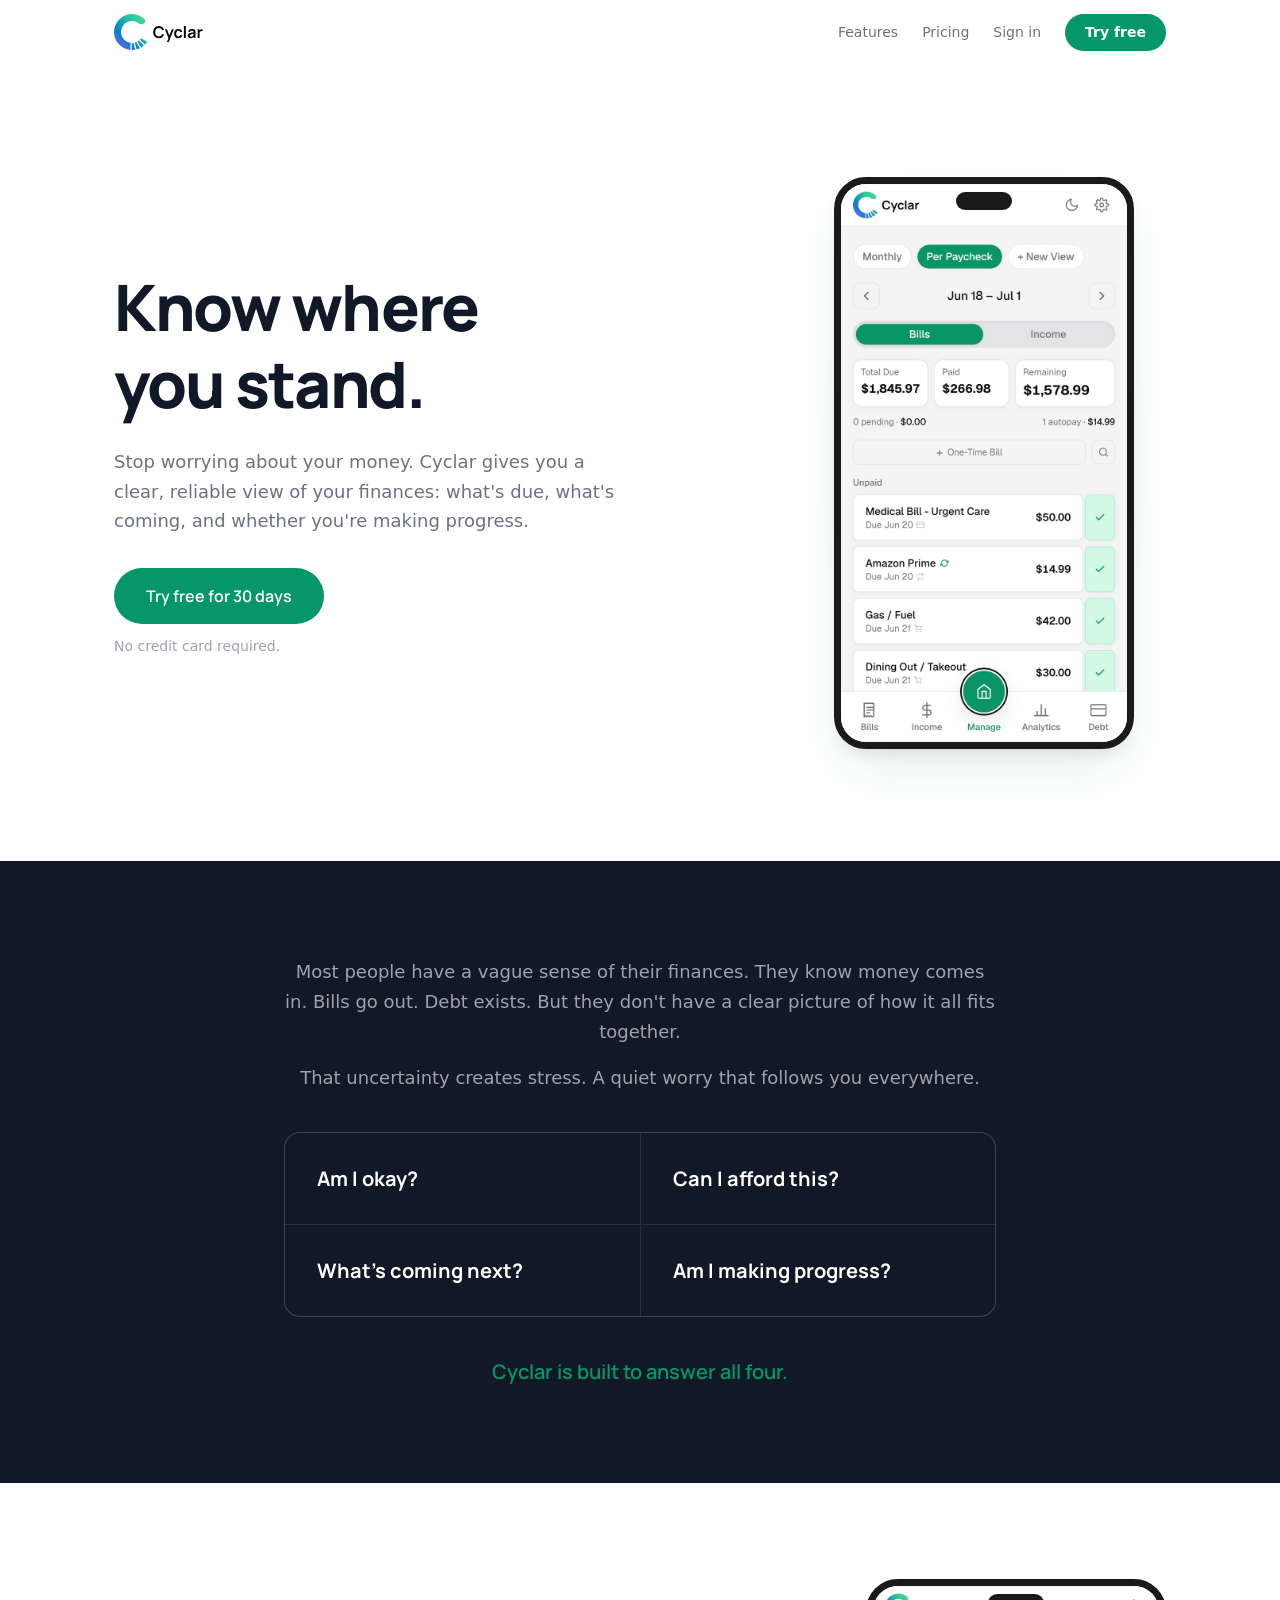
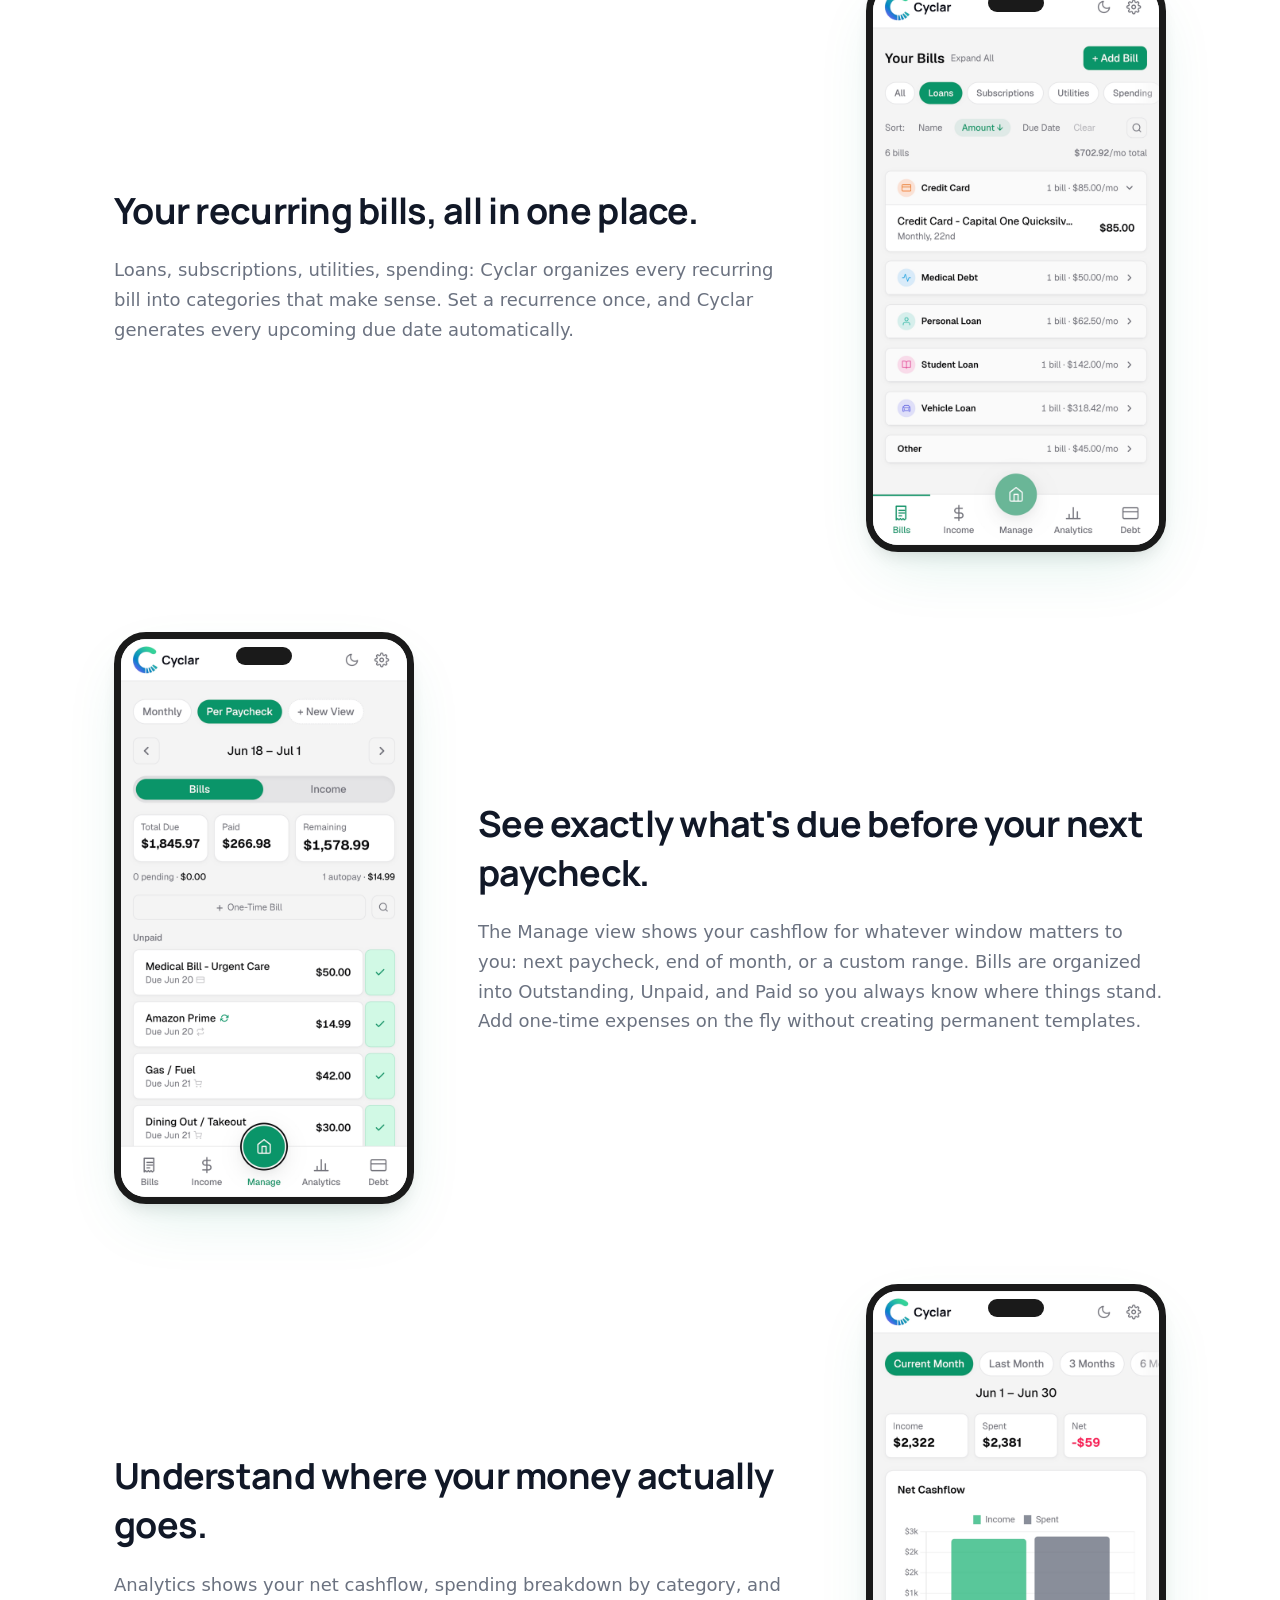
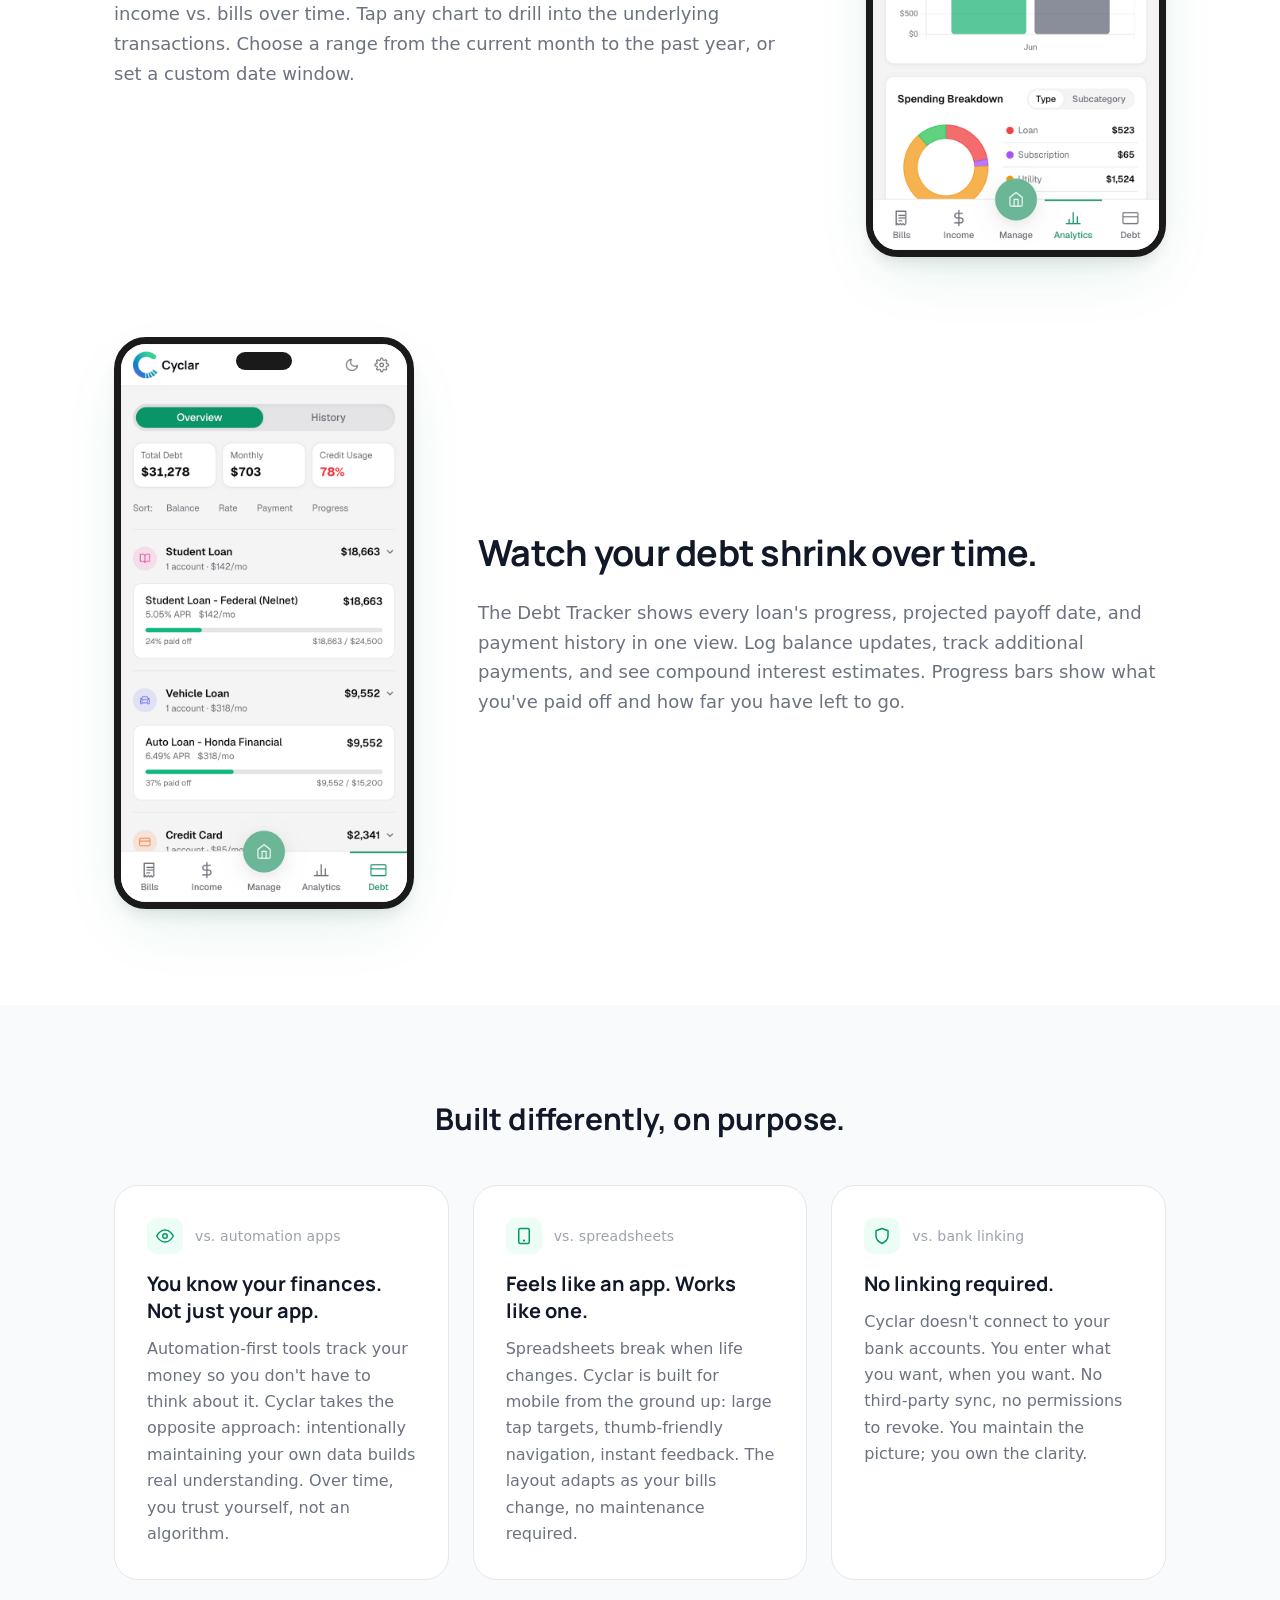
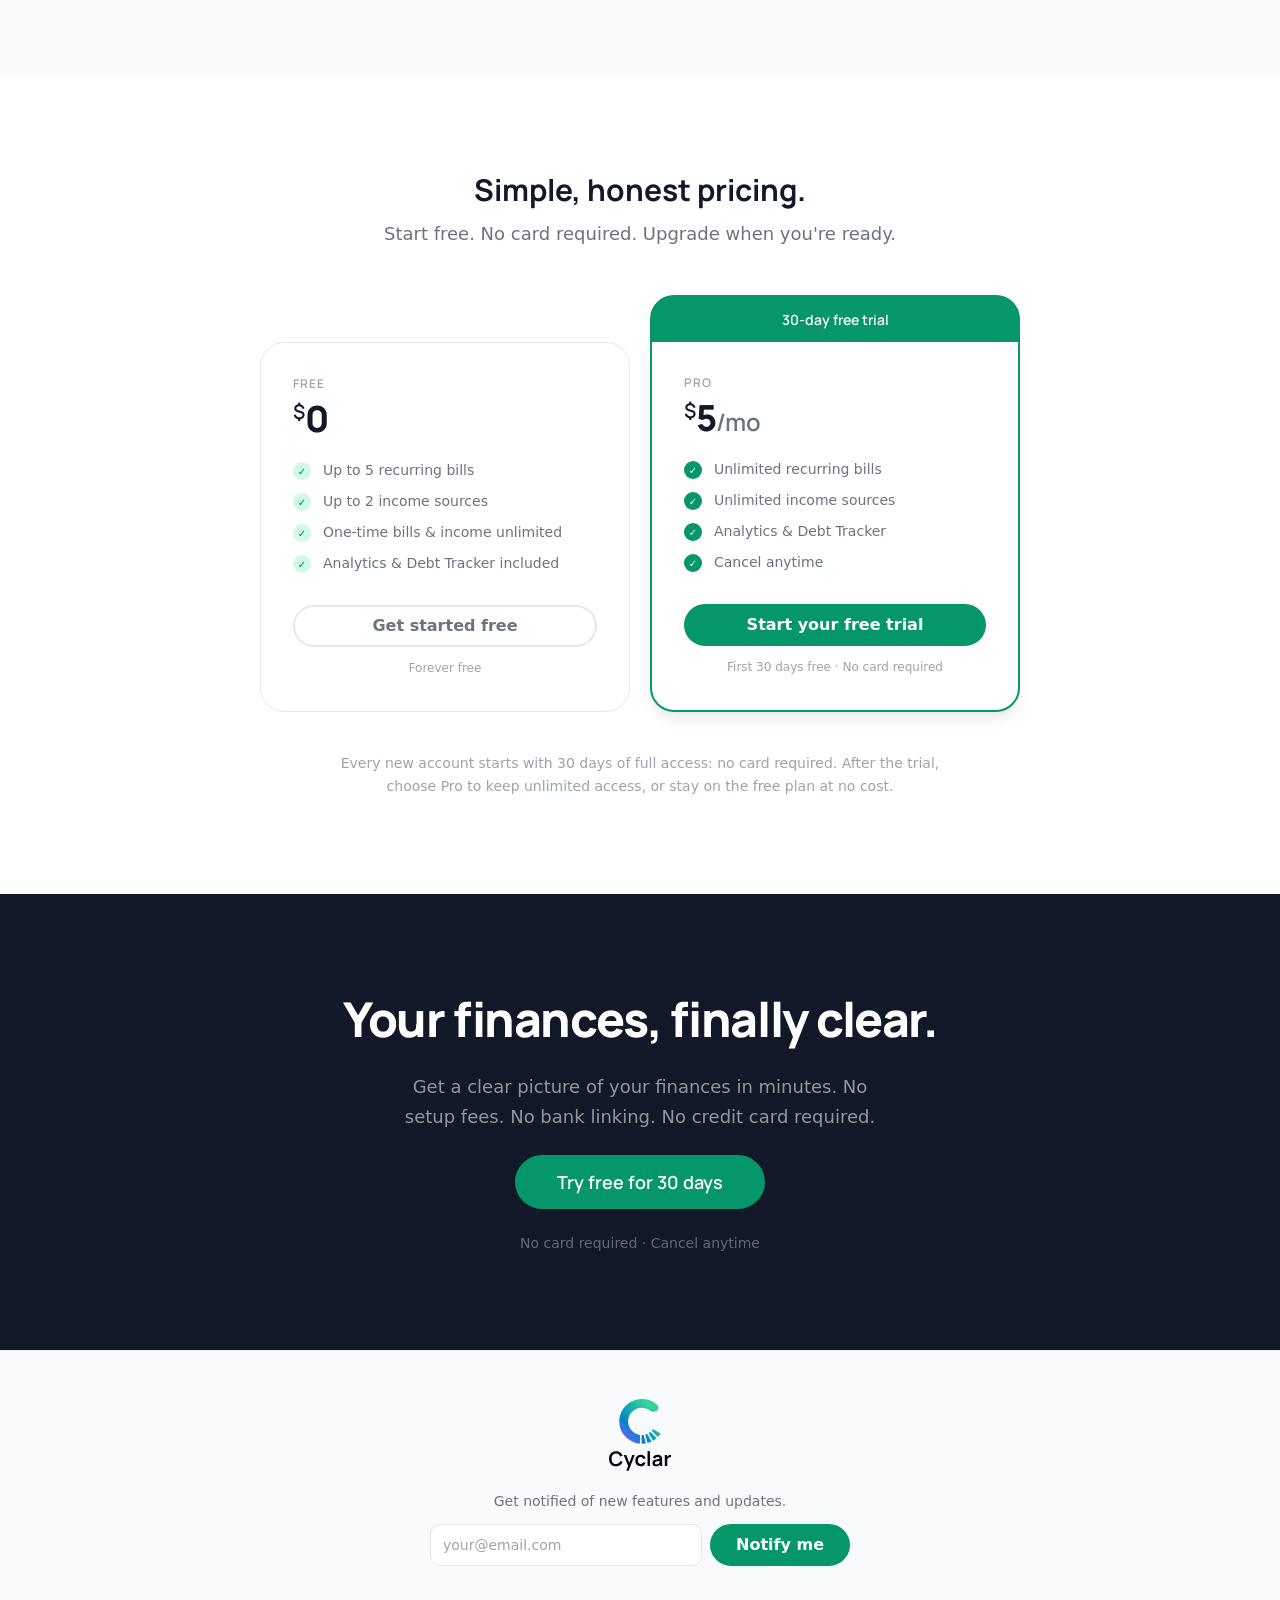
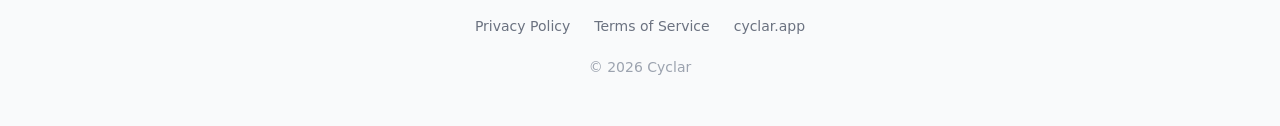
<file: index.html>
<!DOCTYPE html>
<html lang="en">
<head>
  <meta charset="UTF-8" />
  <!-- Google tag (gtag.js) -->
  <script async src="https://www.googletagmanager.com/gtag/js?id=G-94C57NDFVC"></script>
  <script>
    window.dataLayer = window.dataLayer || [];
    function gtag(){dataLayer.push(arguments);}
    gtag('js', new Date());
    gtag('config', 'G-94C57NDFVC');
  </script>
  <meta name="viewport" content="width=device-width, initial-scale=1.0" />
  <title>Cyclar — Know where you stand.</title>
  <link rel="icon" href="./assets/images/icons/favicon.svg" type="image/svg+xml">
  <link rel="apple-touch-icon" href="./assets/images/icons/apple-touch-icon.png">
  <meta name="description" content="Cyclar gives you a clear, reliable view of your finances: what's due, what's coming, and whether you're making progress.">
  <meta property="og:title" content="Cyclar — Know where you stand.">
  <meta property="og:description" content="A clear, reliable view of your financial life. Replace uncertainty with confidence.">
  <meta property="og:image" content="./assets/images/icons/opengraph.png">
  <meta property="og:type" content="website">
  <link rel="preconnect" href="https://fonts.googleapis.com">
  <link rel="preconnect" href="https://fonts.gstatic.com" crossorigin>
  <link href="https://fonts.googleapis.com/css2?family=Manrope:wght@400;500;600;700;800&display=swap" rel="stylesheet">
  <link rel="stylesheet" href="./assets/css/tokens.css">
  <link rel="stylesheet" href="./assets/css/base.css">
  <link rel="stylesheet" href="./assets/css/nav.css">
  <link rel="stylesheet" href="./assets/css/footer.css">
  <link rel="stylesheet" href="./assets/css/index.css">
</head>
<body>

  <header class="site-nav" id="site-nav">
    <div class="nav-inner">
      <a href="/" class="nav-logo" aria-label="Cyclar home">
        <img src="./assets/images/logos/light-mode-horizontal.svg" alt="Cyclar" class="nav-logo-img">
      </a>
      <nav class="nav-links" aria-label="Site navigation">
        <a href="/#features">Features</a>
        <a href="/#pricing">Pricing</a>
        <a href="https://cyclar.app">Sign in</a>
        <a href="https://cyclar.app/signup" class="nav-cta">Try free</a>
      </nav>
    </div>
  </header>

  <main>
    <section class="hero" id="hero">
      <div class="hero-inner">

        <div class="hero-copy">
          <h1 class="hero-headline">Know where<br>you stand.</h1>
          <p class="hero-sub">Stop worrying about your money. Cyclar gives you a clear, reliable view of your finances: what's due, what's coming, and whether you're making progress.</p>
          <div class="hero-actions">
            <a href="https://cyclar.app/signup" class="hero-cta">Try free for 30 days</a>
            <span class="hero-trust">No credit card required.</span>
          </div>
        </div>

        <div class="hero-visual">
          <div class="hero-glow" aria-hidden="true"></div>
          <div class="hero-phone">
            <img
              src="./assets/images/screenshots/manage.png"
              alt="Cyclar app showing upcoming bills and cashflow overview"
              class="hero-screenshot"
            >
          </div>
        </div>

      </div>
    </section>

    <section class="problem">
      <div class="problem-inner">

        <div class="problem-setup">
          <p>Most people have a vague sense of their finances. They know money comes in. Bills go out. Debt exists. But they don't have a clear picture of how it all fits together.</p>
          <p>That uncertainty creates stress. A quiet worry that follows you everywhere.</p>
        </div>

        <div class="problem-questions" role="list">
          <div class="problem-q" role="listitem">Am I okay?</div>
          <div class="problem-q" role="listitem">Can I afford this?</div>
          <div class="problem-q" role="listitem">What's coming next?</div>
          <div class="problem-q" role="listitem">Am I making progress?</div>
        </div>

        <p class="problem-close">Cyclar is built to answer all four.</p>

      </div>
    </section>

    <section class="features" id="features">
      <div class="features-inner">

        <div class="feature-row">
          <div class="feature-copy">
            <h2 class="feature-headline">Your recurring bills, all in one place.</h2>
            <p class="feature-body">Loans, subscriptions, utilities, spending: Cyclar organizes every recurring bill into categories that make sense. Set a recurrence once, and Cyclar generates every upcoming due date automatically.</p>
          </div>
          <div class="feature-visual">
            <div class="feature-phone">
              <img
                src="./assets/images/screenshots/bills.png"
                alt="Cyclar bills screen showing recurring expenses organized by category"
                class="feature-screenshot"
              >
            </div>
          </div>
        </div>

        <div class="feature-row feature-row--flip">
          <div class="feature-copy">
            <h2 class="feature-headline">See exactly what's due before your next paycheck.</h2>
            <p class="feature-body">The Manage view shows your cashflow for whatever window matters to you: next paycheck, end of month, or a custom range. Bills are organized into Outstanding, Unpaid, and Paid so you always know where things stand. Add one-time expenses on the fly without creating permanent templates.</p>
          </div>
          <div class="feature-visual">
            <div class="feature-phone">
              <img
                src="./assets/images/screenshots/manage.png"
                alt="Cyclar Manage screen showing cashflow by period with bill statuses"
                class="feature-screenshot"
              >
            </div>
          </div>
        </div>

        <div class="feature-row">
          <div class="feature-copy">
            <h2 class="feature-headline">Understand where your money actually goes.</h2>
            <p class="feature-body">Analytics shows your net cashflow, spending breakdown by category, and income vs. bills over time. Tap any chart to drill into the underlying transactions. Choose a range from the current month to the past year, or set a custom date window.</p>
          </div>
          <div class="feature-visual">
            <div class="feature-phone">
              <img
                src="./assets/images/screenshots/analytics.png"
                alt="Cyclar analytics screen showing spending charts and net cashflow breakdown"
                class="feature-screenshot"
              >
            </div>
          </div>
        </div>

        <div class="feature-row feature-row--flip">
          <div class="feature-copy">
            <h2 class="feature-headline">Watch your debt shrink over time.</h2>
            <p class="feature-body">The Debt Tracker shows every loan's progress, projected payoff date, and payment history in one view. Log balance updates, track additional payments, and see compound interest estimates. Progress bars show what you've paid off and how far you have left to go.</p>
          </div>
          <div class="feature-visual">
            <div class="feature-phone">
              <img
                src="./assets/images/screenshots/debt-overview.png"
                alt="Cyclar debt tracker showing loan progress bars and projected payoff dates"
                class="feature-screenshot"
              >
            </div>
          </div>
        </div>

      </div>
    </section>

    <section class="differentiators">
      <div class="differentiators-inner">

        <div class="diff-header">
          <h2 class="diff-title">Built differently, on purpose.</h2>
        </div>

        <div class="diff-cards">

          <div class="diff-card">
            <div class="diff-card-meta">
              <span class="diff-card-icon">
                <svg width="18" height="18" viewBox="0 0 24 24" fill="none" stroke="currentColor" stroke-width="2" stroke-linecap="round" stroke-linejoin="round" aria-hidden="true">
                  <path d="M1 12s4-8 11-8 11 8 11 8-4 8-11 8-11-8-11-8z"/>
                  <circle cx="12" cy="12" r="3"/>
                </svg>
              </span>
              <span class="diff-card-eyebrow">vs. automation apps</span>
            </div>
            <h3 class="diff-card-headline">You know your finances. Not just your app.</h3>
            <p class="diff-card-body">Automation-first tools track your money so you don't have to think about it. Cyclar takes the opposite approach: intentionally maintaining your own data builds real understanding. Over time, you trust yourself, not an algorithm.</p>
          </div>

          <div class="diff-card">
            <div class="diff-card-meta">
              <span class="diff-card-icon">
                <svg width="18" height="18" viewBox="0 0 24 24" fill="none" stroke="currentColor" stroke-width="2" stroke-linecap="round" stroke-linejoin="round" aria-hidden="true">
                  <rect x="5" y="2" width="14" height="20" rx="2" ry="2"/>
                  <line x1="12" y1="18" x2="12.01" y2="18" stroke-width="3"/>
                </svg>
              </span>
              <span class="diff-card-eyebrow">vs. spreadsheets</span>
            </div>
            <h3 class="diff-card-headline">Feels like an app. Works like one.</h3>
            <p class="diff-card-body">Spreadsheets break when life changes. Cyclar is built for mobile from the ground up: large tap targets, thumb-friendly navigation, instant feedback. The layout adapts as your bills change, no maintenance required.</p>
          </div>

          <div class="diff-card">
            <div class="diff-card-meta">
              <span class="diff-card-icon">
                <svg width="18" height="18" viewBox="0 0 24 24" fill="none" stroke="currentColor" stroke-width="2" stroke-linecap="round" stroke-linejoin="round" aria-hidden="true">
                  <path d="M12 22s8-4 8-10V5l-8-3-8 3v7c0 6 8 10 8 10z"/>
                </svg>
              </span>
              <span class="diff-card-eyebrow">vs. bank linking</span>
            </div>
            <h3 class="diff-card-headline">No linking required.</h3>
            <p class="diff-card-body">Cyclar doesn't connect to your bank accounts. You enter what you want, when you want. No third-party sync, no permissions to revoke. You maintain the picture; you own the clarity.</p>
          </div>

        </div>

      </div>
    </section>

    <section class="pricing" id="pricing">
      <div class="pricing-inner">

        <div class="pricing-header">
          <h2 class="pricing-title">Simple, honest pricing.</h2>
          <p class="pricing-sub">Start free. No card required. Upgrade when you're ready.</p>
        </div>

        <div class="pricing-grid">

          <div class="pricing-grid-spacer" aria-hidden="true"></div>
          <div class="pricing-card-tab">30-day free trial</div>

          <div class="pricing-card">
            <div class="pricing-tier">Free</div>
            <div class="pricing-price"><sup>$</sup>0</div>
            <ul class="pricing-features">
              <li class="pricing-feature"><span class="pricing-check" aria-hidden="true">✓</span>Up to 5 recurring bills</li>
              <li class="pricing-feature"><span class="pricing-check" aria-hidden="true">✓</span>Up to 2 income sources</li>
              <li class="pricing-feature"><span class="pricing-check" aria-hidden="true">✓</span>One-time bills &amp; income unlimited</li>
              <li class="pricing-feature"><span class="pricing-check" aria-hidden="true">✓</span>Analytics &amp; Debt Tracker included</li>
            </ul>
            <a href="https://cyclar.app/signup" class="btn btn-outline btn-full">Get started free</a>
            <div class="pricing-price-sub">Forever free</div>
          </div>

          <div class="pricing-card pricing-card-featured">
            <div class="pricing-tier">Pro</div>
            <div class="pricing-price"><sup>$</sup>5<span class="pricing-price-unit">/mo</span></div>
            <ul class="pricing-features">
              <li class="pricing-feature"><span class="pricing-check" aria-hidden="true">✓</span>Unlimited recurring bills</li>
              <li class="pricing-feature"><span class="pricing-check" aria-hidden="true">✓</span>Unlimited income sources</li>
              <li class="pricing-feature"><span class="pricing-check" aria-hidden="true">✓</span>Analytics &amp; Debt Tracker</li>
              <li class="pricing-feature"><span class="pricing-check" aria-hidden="true">✓</span>Cancel anytime</li>
            </ul>
            <a href="https://cyclar.app/signup" class="btn btn-primary btn-full">Start your free trial</a>
            <div class="pricing-price-sub">First 30 days free · No card required</div>
          </div>

        </div>

        <p class="pricing-footnote">Every new account starts with 30 days of full access: no card required. After the trial, choose Pro to keep unlimited access, or stay on the free plan at no cost.</p>

      </div>
    </section>

    <section class="final-cta">
      <div class="final-cta-inner">
        <h2 class="final-cta-headline">Your finances, finally clear.</h2>
        <p class="final-cta-sub">Get a clear picture of your finances in minutes. No setup fees. No bank linking. No credit card required.</p>
        <a href="https://cyclar.app/signup" class="btn btn-primary final-cta-btn">Try free for 30 days</a>
        <p class="final-cta-trust">No card required · Cancel anytime</p>
      </div>
    </section>

  </main>

  <footer class="site-footer">
    <div class="footer-inner">
      <div class="footer-brand">
        <a href="/" aria-label="Cyclar home">
          <img src="./assets/images/logos/logo-light-mode.svg" alt="Cyclar" class="footer-logo">
        </a>
      </div>
      <div class="footer-signup">
        <p class="footer-signup-label">Get notified of new features and updates.</p>
        <form class="footer-signup-form" id="footer-signup-form" novalidate>
          <input
            type="email"
            class="footer-signup-input"
            id="footer-signup-email"
            placeholder="your@email.com"
            autocomplete="email"
            required
          >
          <button type="submit" class="btn btn-primary footer-signup-btn">Notify me</button>
        </form>
        <p class="footer-signup-feedback" id="footer-signup-feedback" aria-live="polite"></p>
      </div>
      <nav class="footer-links" aria-label="Footer navigation">
        <a href="/privacy">Privacy Policy</a>
        <a href="/terms">Terms of Service</a>
        <a href="https://cyclar.app">cyclar.app</a>
      </nav>
      <p class="footer-copy">© 2026 Cyclar</p>
    </div>
  </footer>

  <script>
    (function () {
      var nav = document.getElementById('site-nav');
      function onScroll() {
        nav.classList.toggle('is-scrolled', window.scrollY > 8);
      }
      window.addEventListener('scroll', onScroll, { passive: true });
    })();

    (function () {
      var SUPABASE_URL = 'https://fhaodeubdsgimtzqsrvv.supabase.co';
      // anon/public key — insert-only via RLS, safe to expose
      var SUPABASE_ANON_KEY = 'eyJhbGciOiJIUzI1NiIsInR5cCI6IkpXVCJ9.eyJpc3MiOiJzdXBhYmFzZSIsInJlZiI6ImZoYW9kZXViZHNnaW10enFzcnZ2Iiwicm9sZSI6ImFub24iLCJpYXQiOjE3Nzg3MTE4MjMsImV4cCI6MjA5NDI4NzgyM30.fK_xd-ci9e6JEmkx1DAJoMmd5Wzb4V5RujElEF4LF40';

      var form = document.getElementById('footer-signup-form');
      var feedback = document.getElementById('footer-signup-feedback');
      if (!form) return;

      form.addEventListener('submit', function (e) {
        e.preventDefault();
        var emailInput = document.getElementById('footer-signup-email');
        var email = emailInput.value.trim();
        if (!email) return;

        var btn = form.querySelector('button[type="submit"]');
        btn.disabled = true;
        btn.textContent = 'Sending…';
        feedback.textContent = '';
        feedback.className = 'footer-signup-feedback';

        fetch(SUPABASE_URL + '/rest/v1/email_subscribers', {
          method: 'POST',
          headers: {
            'apikey': SUPABASE_ANON_KEY,
            'Authorization': 'Bearer ' + SUPABASE_ANON_KEY,
            'Content-Type': 'application/json',
            'Prefer': 'return=minimal'
          },
          body: JSON.stringify({ email: email, source: 'footer' })
        })
        .then(function (res) {
          if (res.status === 201) {
            form.style.display = 'none';
            feedback.textContent = "You’re on the list. We’ll be in touch.";
            feedback.className = 'footer-signup-feedback footer-signup-feedback--success';
          } else if (res.status === 409) {
            feedback.textContent = "You’re already on the list.";
            feedback.className = 'footer-signup-feedback footer-signup-feedback--success';
            btn.disabled = false;
            btn.textContent = 'Notify me';
          } else {
            feedback.textContent = 'Something went wrong. Try again.';
            feedback.className = 'footer-signup-feedback footer-signup-feedback--error';
            btn.disabled = false;
            btn.textContent = 'Notify me';
          }
        })
        .catch(function () {
          feedback.textContent = 'Something went wrong. Try again.';
          feedback.className = 'footer-signup-feedback footer-signup-feedback--error';
          btn.disabled = false;
          btn.textContent = 'Notify me';
        });
      });
    })();
  </script>

</body>
</html>
</file>
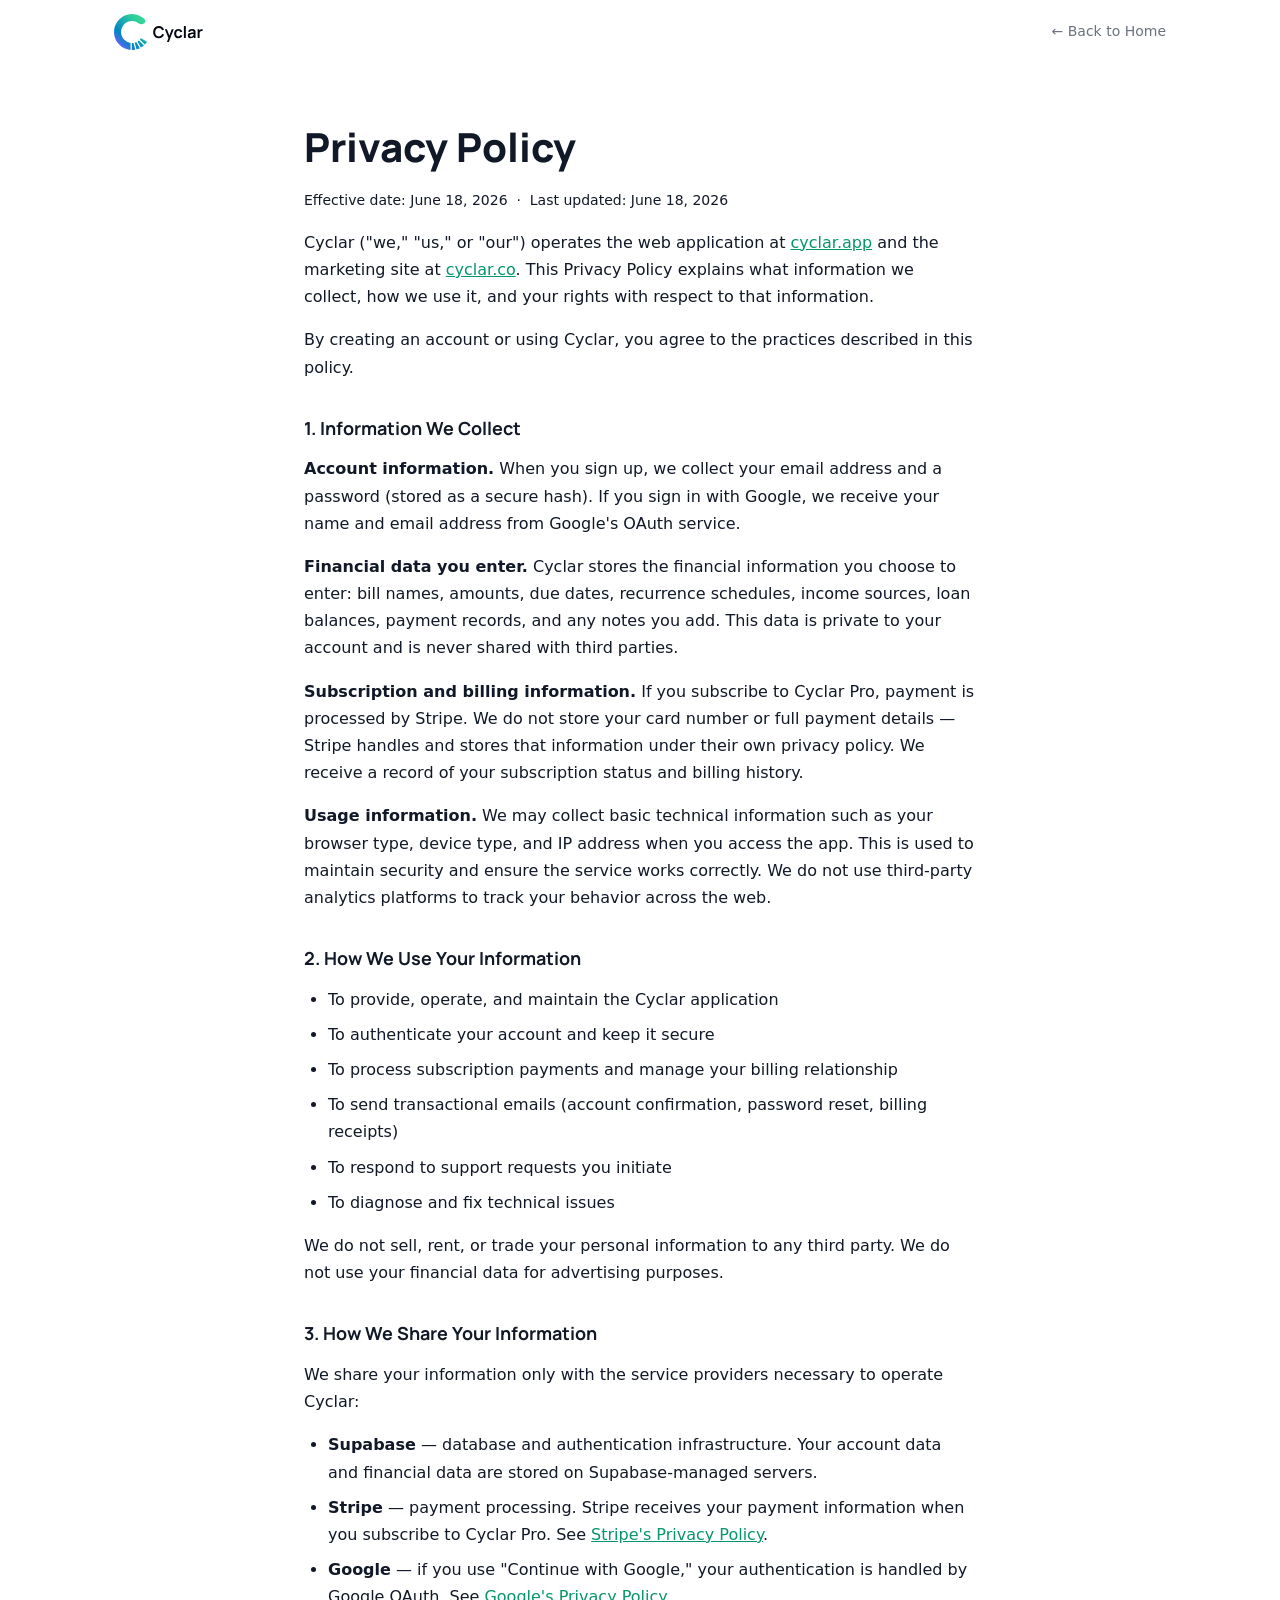
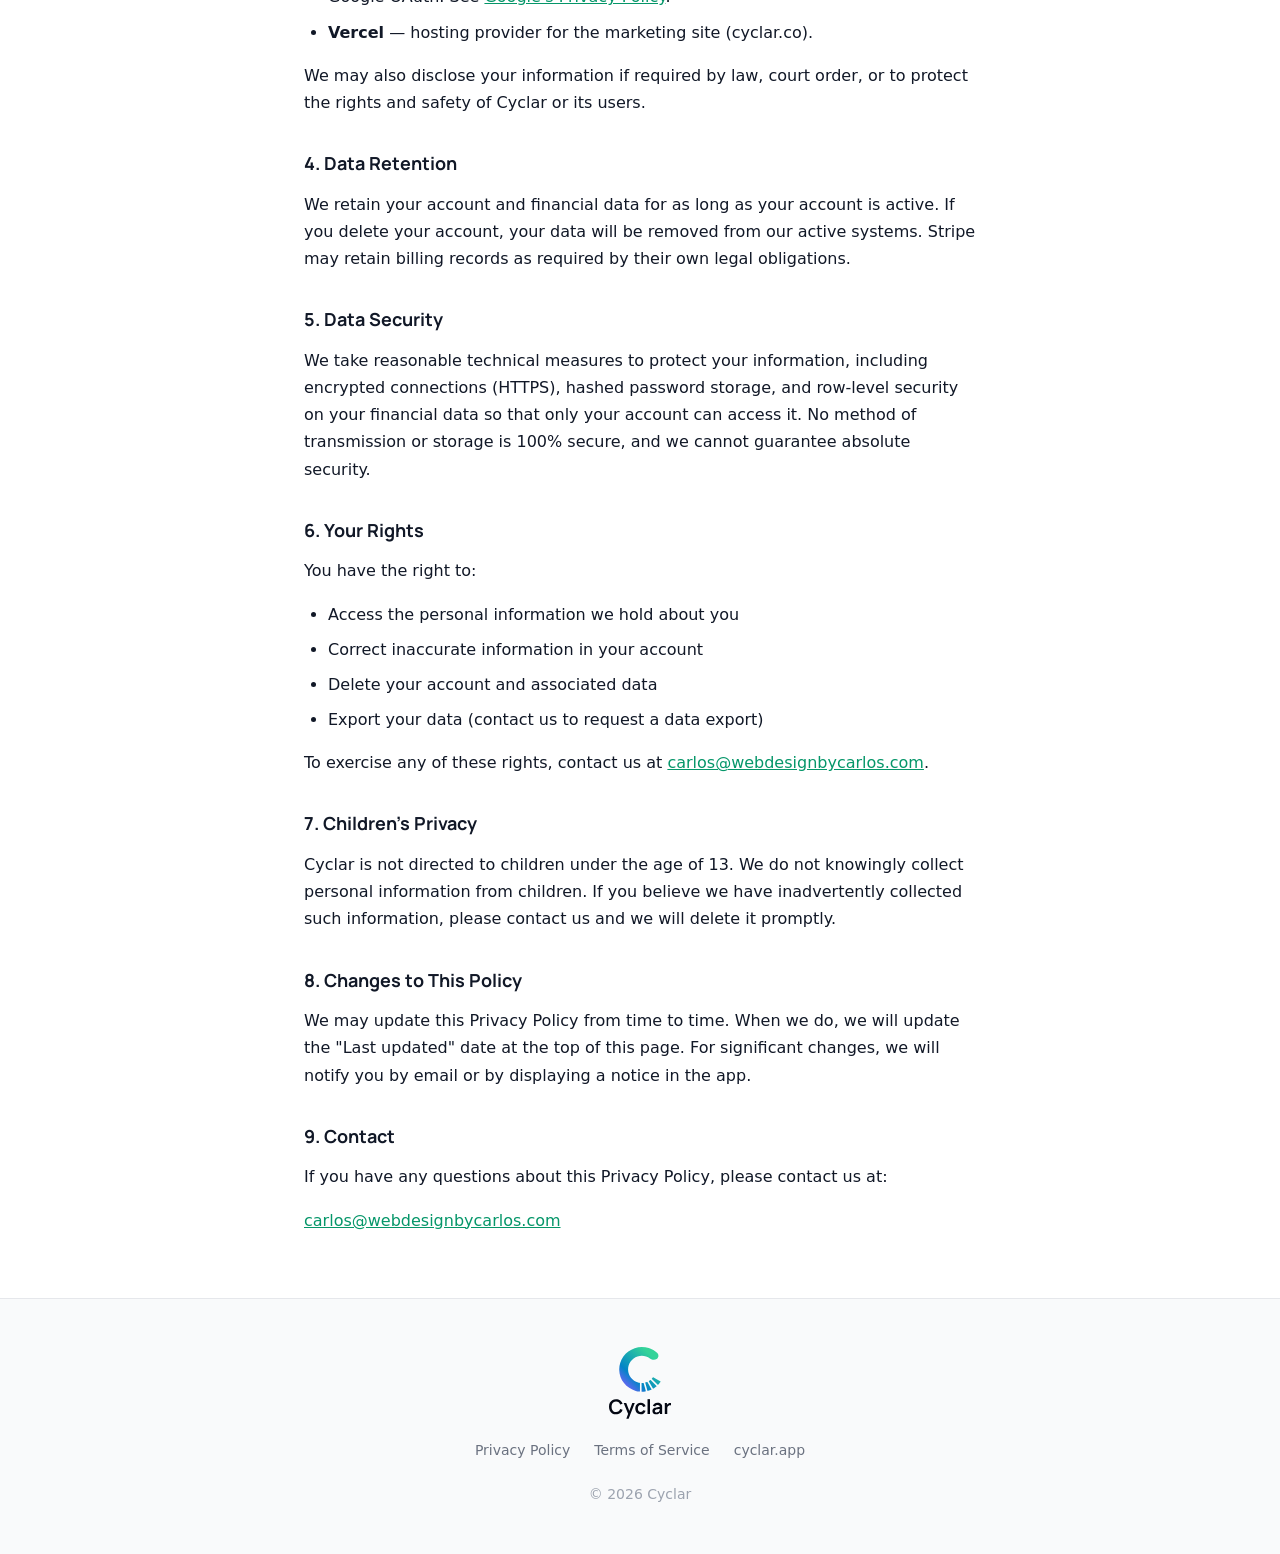
<file: privacy.html>
<!DOCTYPE html>
<html lang="en">
<head>
  <meta charset="UTF-8" />
  <!-- Google tag (gtag.js) -->
  <script async src="https://www.googletagmanager.com/gtag/js?id=G-94C57NDFVC"></script>
  <script>
    window.dataLayer = window.dataLayer || [];
    function gtag(){dataLayer.push(arguments);}
    gtag('js', new Date());
    gtag('config', 'G-94C57NDFVC');
  </script>
  <meta name="viewport" content="width=device-width, initial-scale=1.0" />
  <title>Privacy Policy — Cyclar</title>
  <link rel="icon" href="./assets/images/icons/favicon.svg" type="image/svg+xml">
  <link rel="stylesheet" href="./assets/css/tokens.css">
  <link rel="stylesheet" href="./assets/css/base.css">
  <link rel="stylesheet" href="./assets/css/nav.css">
  <link rel="stylesheet" href="./assets/css/footer.css">
  <link href="https://fonts.googleapis.com/css2?family=Manrope:wght@400;500;600;700;800&display=swap" rel="stylesheet">
  <style>
    body { line-height: 1.7; }

    /* Keep back link visible on mobile (nav.css hides non-CTA links at ≤640px) */
    @media (max-width: 640px) {
      .nav-back-link { display: block !important; }
    }

    /* Content */
    .legal-wrap {
      max-width: 720px;
      margin: 0 auto;
      padding: var(--sp-12) var(--sp-6);
    }

    .legal-wrap h1 {
      font-family: "Manrope", sans-serif;
      font-weight: 800;
      font-size: clamp(1.75rem, 4vw, 2.5rem);
      color: var(--clr-text);
      margin-bottom: var(--sp-2);
    }
    .legal-meta {
      font-size: 0.875rem;
      color: var(--clr-text-muted);
      margin-bottom: var(--sp-10);
    }

    .legal-wrap h2 {
      font-family: "Manrope", sans-serif;
      font-weight: 700;
      font-size: 1.125rem;
      color: var(--clr-text);
      margin-top: var(--sp-8);
      margin-bottom: var(--sp-3);
    }
    .legal-wrap p { margin-bottom: var(--sp-4); }
    .legal-wrap ul {
      margin: var(--sp-3) 0 var(--sp-4) var(--sp-6);
    }
    .legal-wrap ul li { margin-bottom: var(--sp-2); }
    .legal-wrap a { color: var(--clr-brand); }
    .legal-wrap a:hover { color: var(--clr-brand-dark); }

  </style>
</head>
<body>

  <header class="site-nav" id="site-nav">
    <div class="nav-inner">
      <a href="/" class="nav-logo" aria-label="Cyclar home">
        <img src="./assets/images/logos/light-mode-horizontal.svg" alt="Cyclar" class="nav-logo-img">
      </a>
      <nav class="nav-links" aria-label="Site navigation">
        <a href="/" class="nav-back-link">← Back to Home</a>
      </nav>
    </div>
  </header>

  <script>
    (function () {
      var nav = document.getElementById('site-nav');
      function onScroll() {
        nav.classList.toggle('is-scrolled', window.scrollY > 8);
      }
      window.addEventListener('scroll', onScroll, { passive: true });
    })();
  </script>

  <main class="legal-wrap">
    <h1>Privacy Policy</h1>
    <p class="legal-meta">Effective date: June 18, 2026 &nbsp;·&nbsp; Last updated: June 18, 2026</p>

    <p>Cyclar ("we," "us," or "our") operates the web application at <a href="https://cyclar.app">cyclar.app</a> and the marketing site at <a href="https://cyclar.co">cyclar.co</a>. This Privacy Policy explains what information we collect, how we use it, and your rights with respect to that information.</p>

    <p>By creating an account or using Cyclar, you agree to the practices described in this policy.</p>

    <h2>1. Information We Collect</h2>

    <p><strong>Account information.</strong> When you sign up, we collect your email address and a password (stored as a secure hash). If you sign in with Google, we receive your name and email address from Google's OAuth service.</p>

    <p><strong>Financial data you enter.</strong> Cyclar stores the financial information you choose to enter: bill names, amounts, due dates, recurrence schedules, income sources, loan balances, payment records, and any notes you add. This data is private to your account and is never shared with third parties.</p>

    <p><strong>Subscription and billing information.</strong> If you subscribe to Cyclar Pro, payment is processed by Stripe. We do not store your card number or full payment details — Stripe handles and stores that information under their own privacy policy. We receive a record of your subscription status and billing history.</p>

    <p><strong>Usage information.</strong> We may collect basic technical information such as your browser type, device type, and IP address when you access the app. This is used to maintain security and ensure the service works correctly. We do not use third-party analytics platforms to track your behavior across the web.</p>

    <h2>2. How We Use Your Information</h2>

    <ul>
      <li>To provide, operate, and maintain the Cyclar application</li>
      <li>To authenticate your account and keep it secure</li>
      <li>To process subscription payments and manage your billing relationship</li>
      <li>To send transactional emails (account confirmation, password reset, billing receipts)</li>
      <li>To respond to support requests you initiate</li>
      <li>To diagnose and fix technical issues</li>
    </ul>

    <p>We do not sell, rent, or trade your personal information to any third party. We do not use your financial data for advertising purposes.</p>

    <h2>3. How We Share Your Information</h2>

    <p>We share your information only with the service providers necessary to operate Cyclar:</p>

    <ul>
      <li><strong>Supabase</strong> — database and authentication infrastructure. Your account data and financial data are stored on Supabase-managed servers.</li>
      <li><strong>Stripe</strong> — payment processing. Stripe receives your payment information when you subscribe to Cyclar Pro. See <a href="https://stripe.com/privacy" target="_blank" rel="noopener">Stripe's Privacy Policy</a>.</li>
      <li><strong>Google</strong> — if you use "Continue with Google," your authentication is handled by Google OAuth. See <a href="https://policies.google.com/privacy" target="_blank" rel="noopener">Google's Privacy Policy</a>.</li>
      <li><strong>Vercel</strong> — hosting provider for the marketing site (cyclar.co).</li>
    </ul>

    <p>We may also disclose your information if required by law, court order, or to protect the rights and safety of Cyclar or its users.</p>

    <h2>4. Data Retention</h2>

    <p>We retain your account and financial data for as long as your account is active. If you delete your account, your data will be removed from our active systems. Stripe may retain billing records as required by their own legal obligations.</p>

    <h2>5. Data Security</h2>

    <p>We take reasonable technical measures to protect your information, including encrypted connections (HTTPS), hashed password storage, and row-level security on your financial data so that only your account can access it. No method of transmission or storage is 100% secure, and we cannot guarantee absolute security.</p>

    <h2>6. Your Rights</h2>

    <p>You have the right to:</p>
    <ul>
      <li>Access the personal information we hold about you</li>
      <li>Correct inaccurate information in your account</li>
      <li>Delete your account and associated data</li>
      <li>Export your data (contact us to request a data export)</li>
    </ul>

    <p>To exercise any of these rights, contact us at <a href="mailto:carlos@webdesignbycarlos.com">carlos@webdesignbycarlos.com</a>.</p>

    <h2>7. Children's Privacy</h2>

    <p>Cyclar is not directed to children under the age of 13. We do not knowingly collect personal information from children. If you believe we have inadvertently collected such information, please contact us and we will delete it promptly.</p>

    <h2>8. Changes to This Policy</h2>

    <p>We may update this Privacy Policy from time to time. When we do, we will update the "Last updated" date at the top of this page. For significant changes, we will notify you by email or by displaying a notice in the app.</p>

    <h2>9. Contact</h2>

    <p>If you have any questions about this Privacy Policy, please contact us at:</p>
    <p><a href="mailto:carlos@webdesignbycarlos.com">carlos@webdesignbycarlos.com</a></p>
  </main>

  <footer class="site-footer">
    <div class="footer-inner">
      <div class="footer-brand">
        <a href="/" aria-label="Cyclar home">
          <img src="./assets/images/logos/logo-light-mode.svg" alt="Cyclar" class="footer-logo">
        </a>
      </div>
      <nav class="footer-links" aria-label="Footer navigation">
        <a href="/privacy">Privacy Policy</a>
        <a href="/terms">Terms of Service</a>
        <a href="https://cyclar.app">cyclar.app</a>
      </nav>
      <p class="footer-copy">© 2026 Cyclar</p>
    </div>
  </footer>

</body>
</html>
</file>
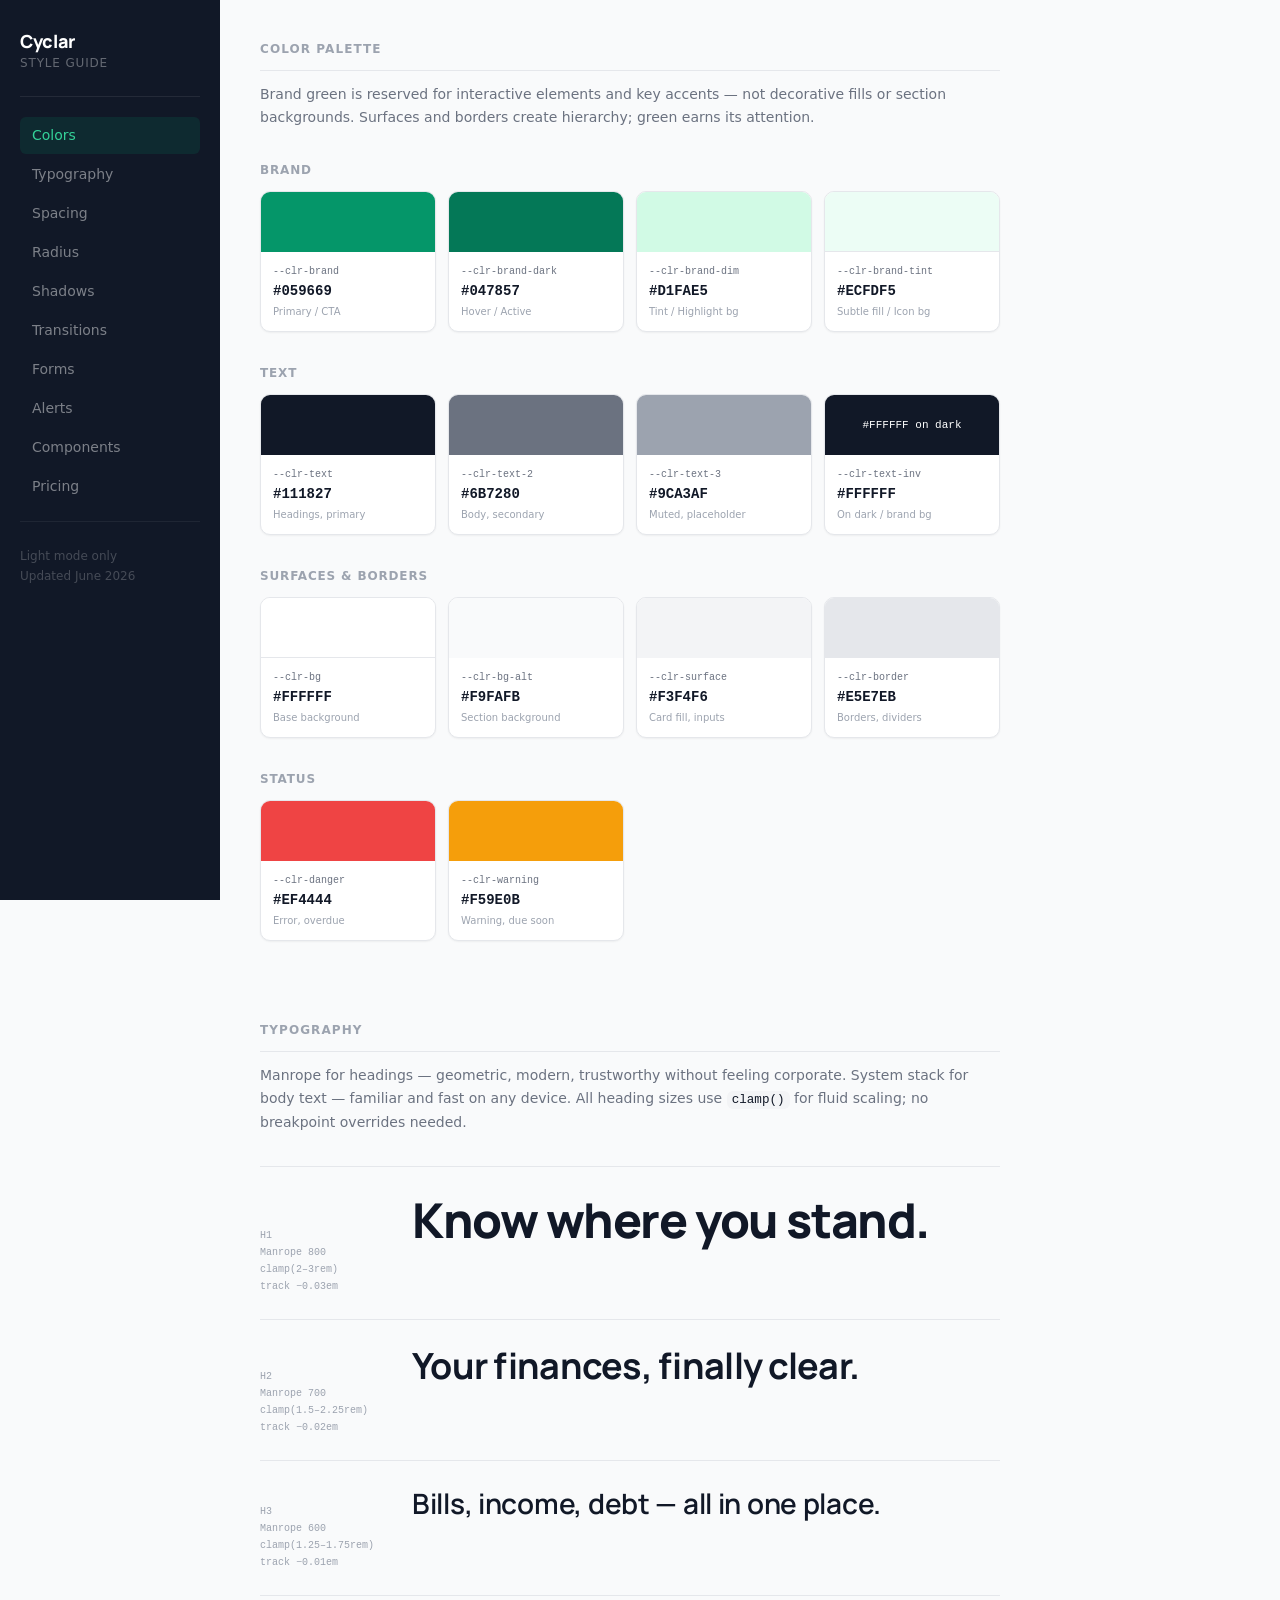
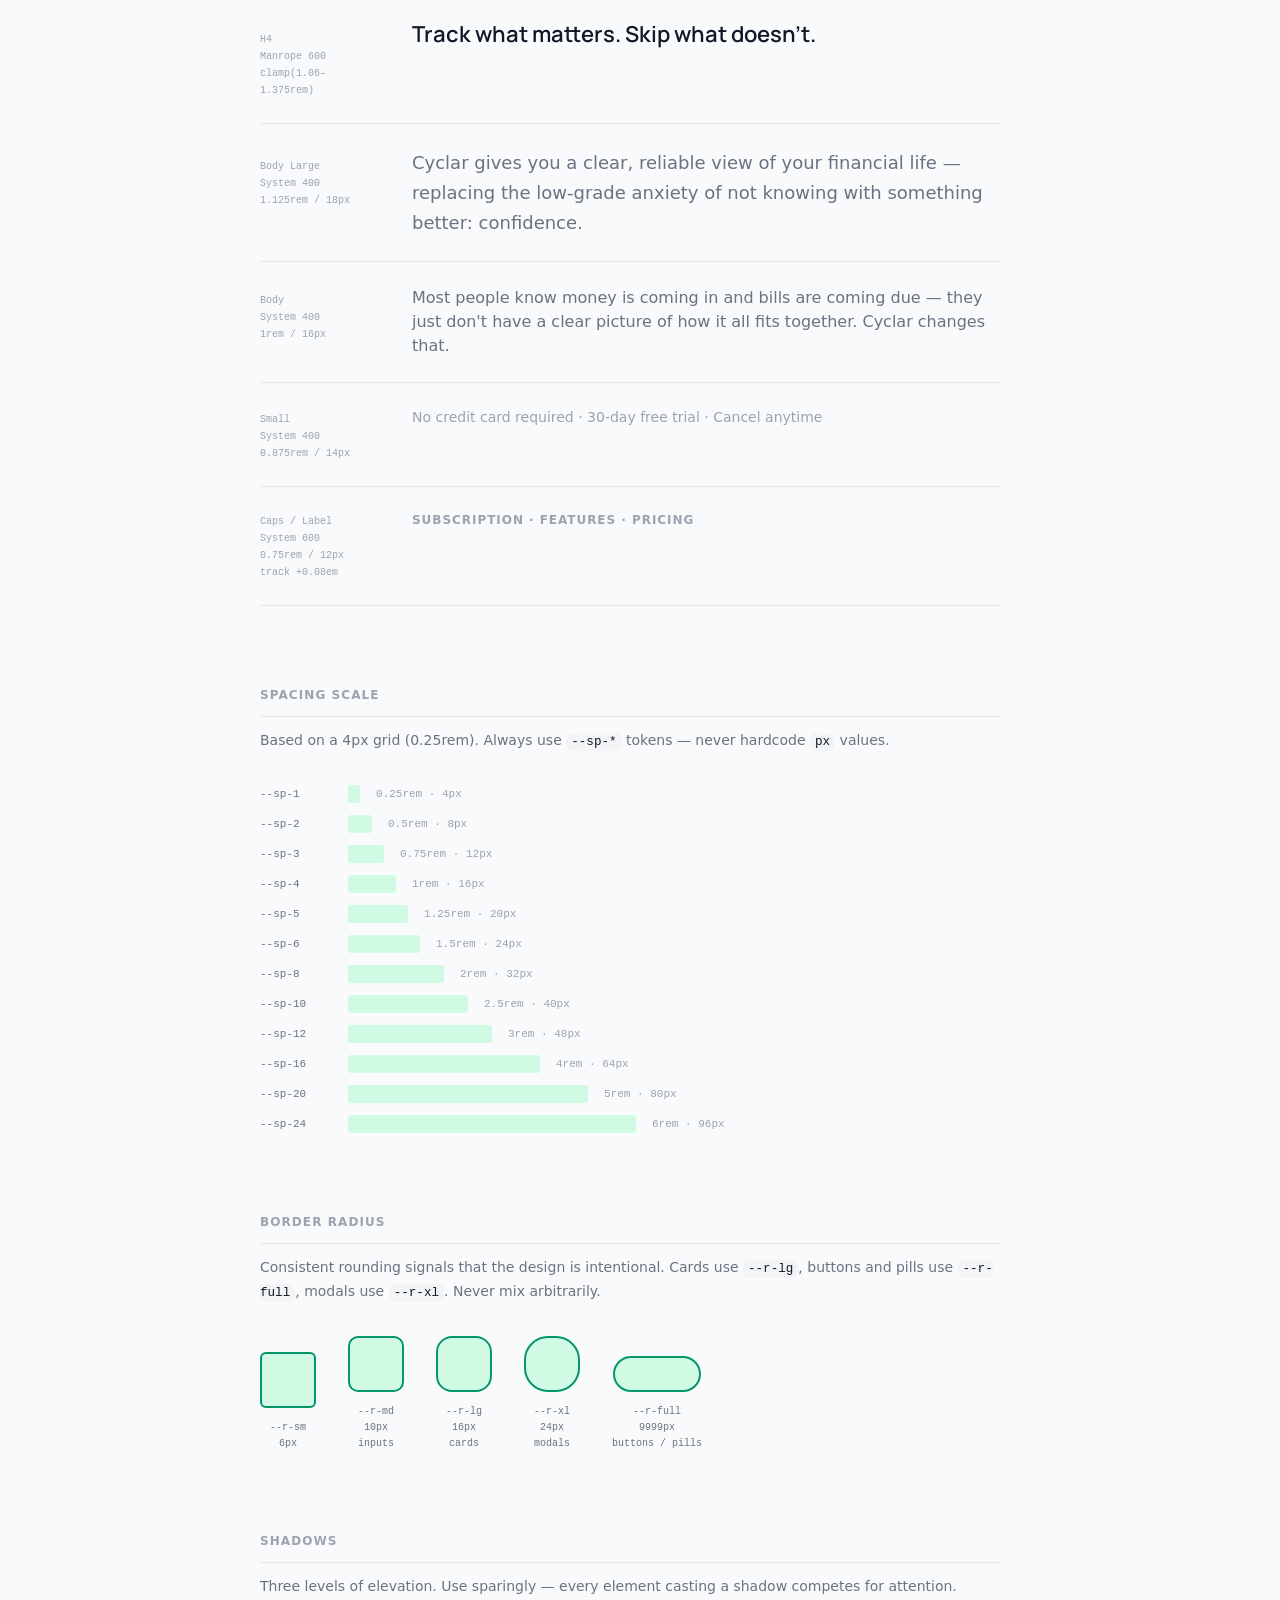
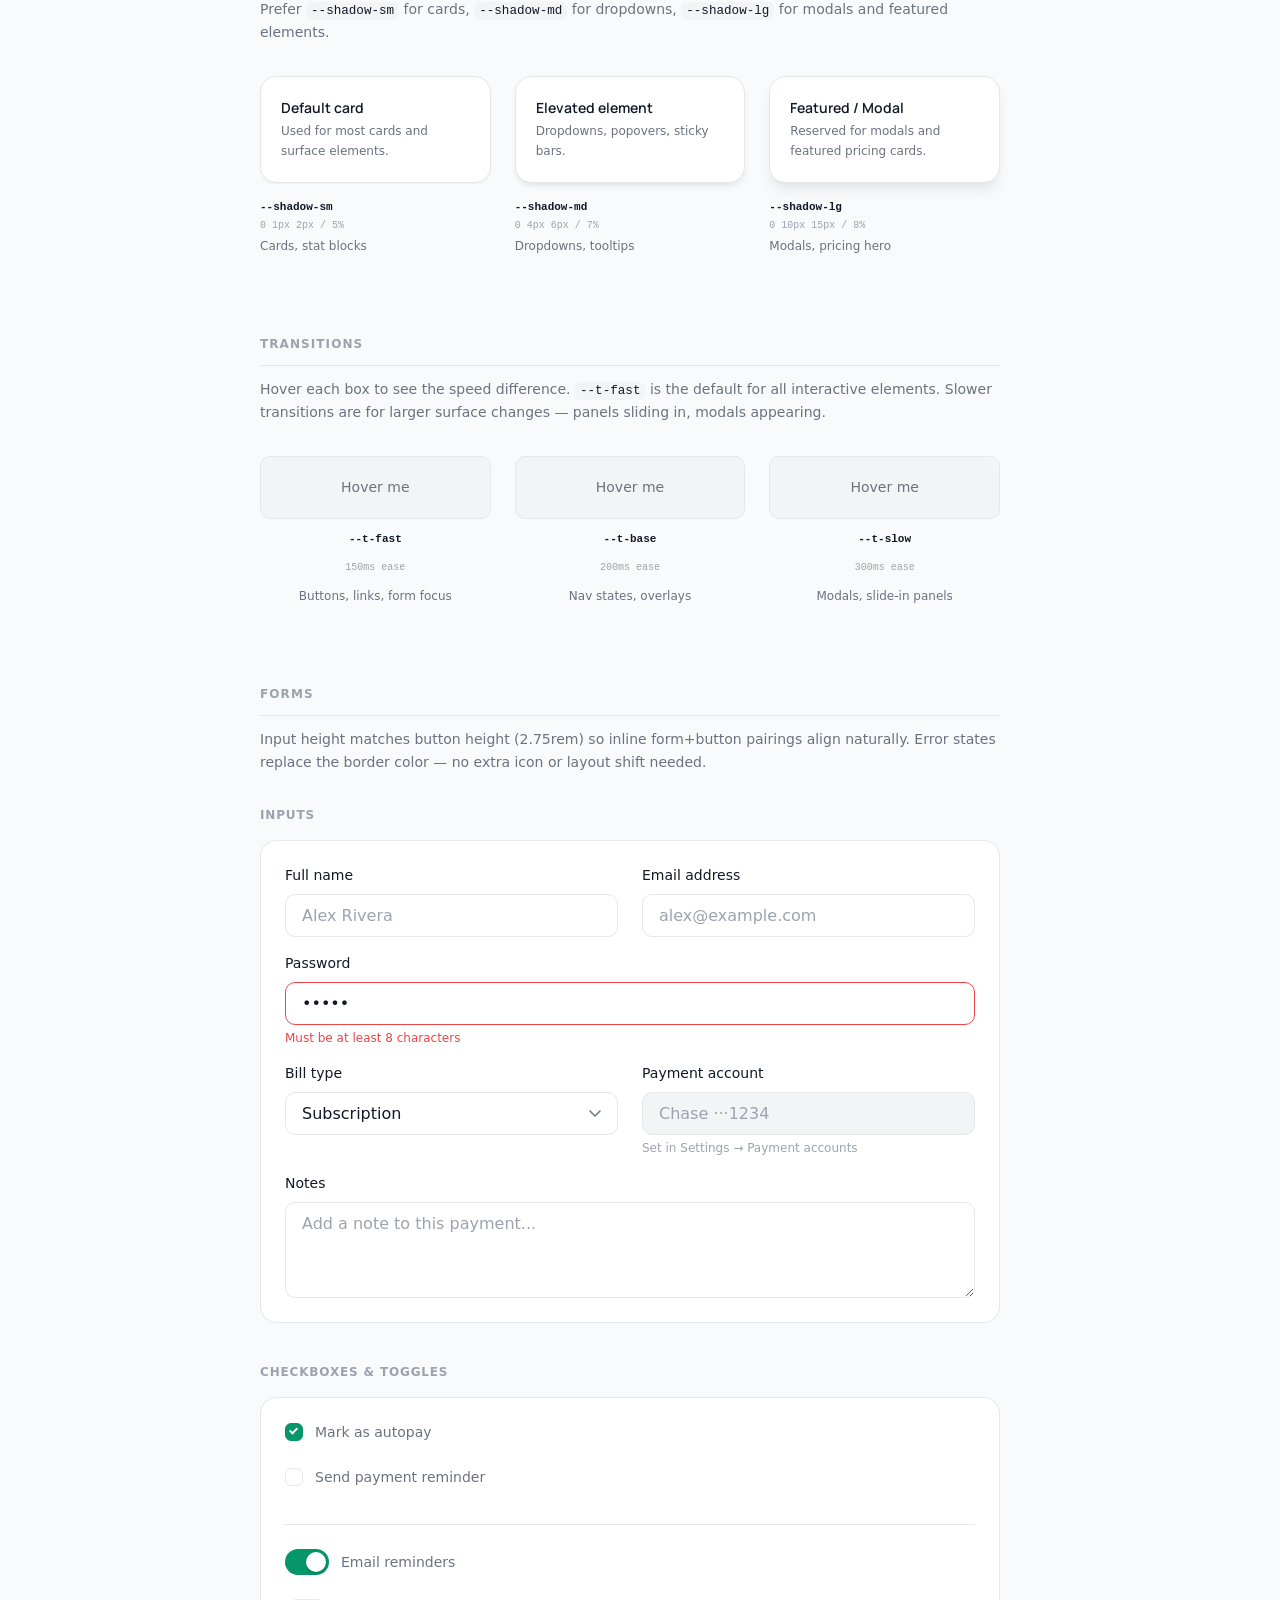
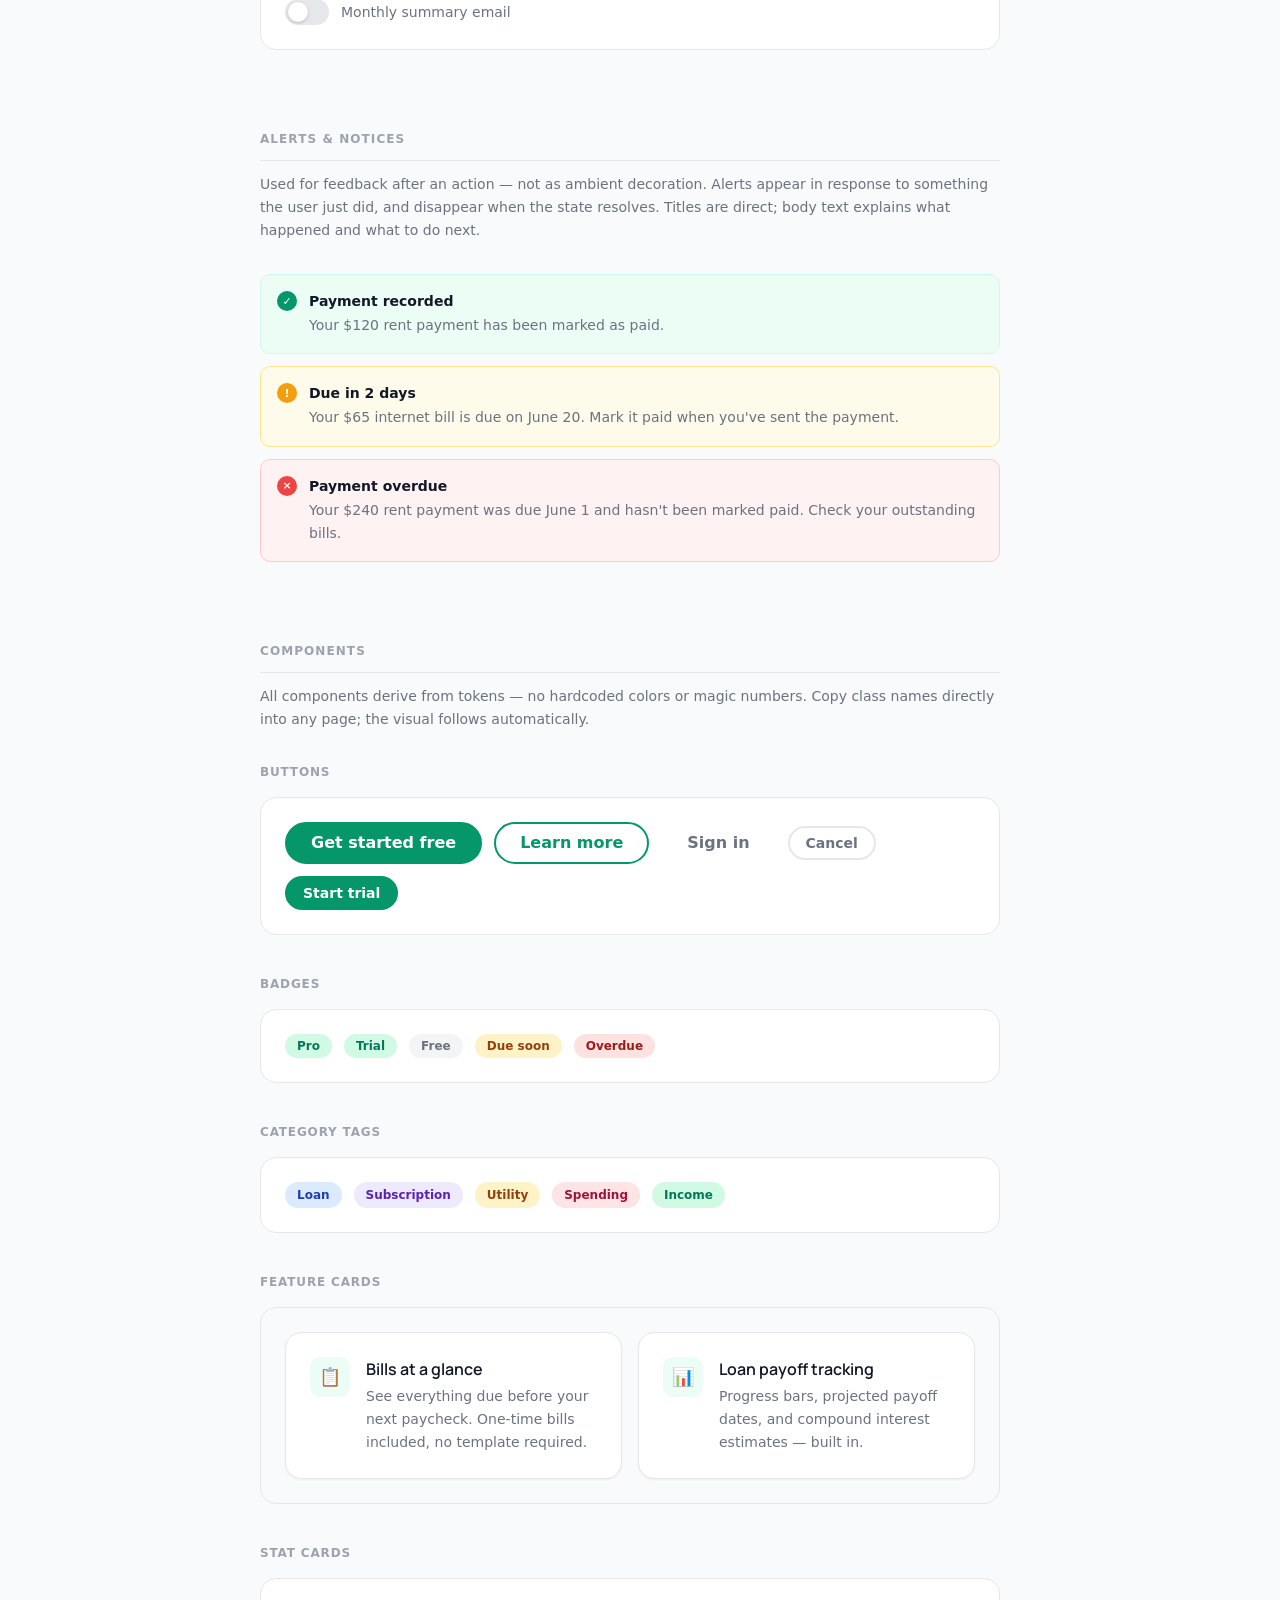
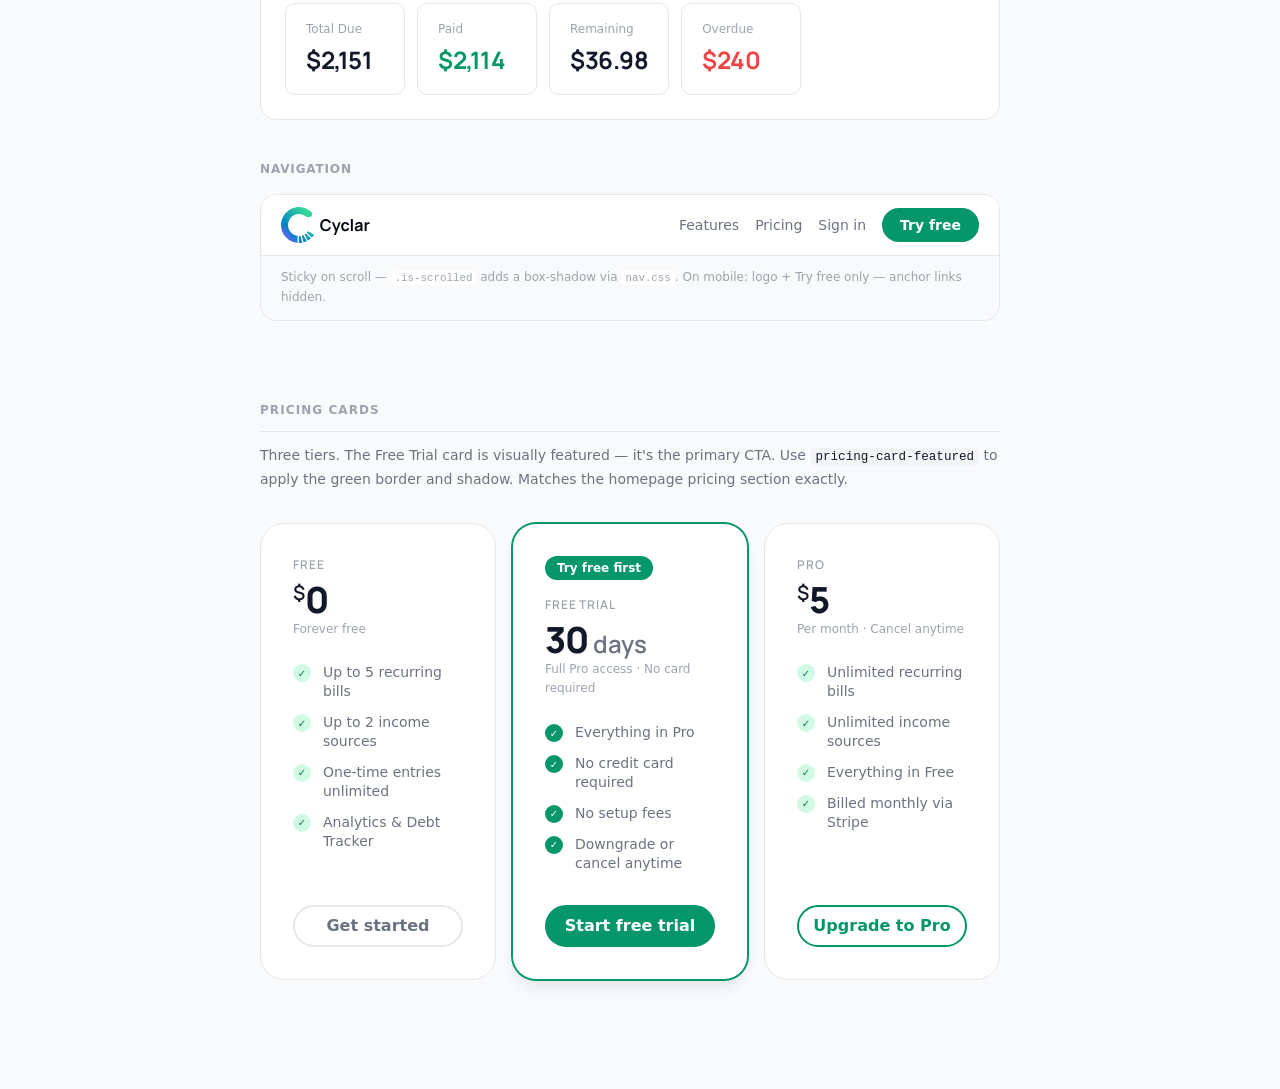
<file: style-guide.html>
<!DOCTYPE html>
<html lang="en">
<head>
  <meta charset="UTF-8" />
  <!-- Google tag (gtag.js) -->
  <script async src="https://www.googletagmanager.com/gtag/js?id=G-94C57NDFVC"></script>
  <script>
    window.dataLayer = window.dataLayer || [];
    function gtag(){dataLayer.push(arguments);}
    gtag('js', new Date());
    gtag('config', 'G-94C57NDFVC');
  </script>
  <meta name="viewport" content="width=device-width, initial-scale=1.0" />
  <title>Cyclar — Style Guide</title>
  <link rel="preconnect" href="https://fonts.googleapis.com" />
  <link rel="preconnect" href="https://fonts.gstatic.com" crossorigin />
  <link href="https://fonts.googleapis.com/css2?family=Manrope:wght@400;500;600;700;800&display=swap" rel="stylesheet" />
  <link rel="stylesheet" href="./assets/css/tokens.css" />
  <style>
    *, *::before, *::after { box-sizing: border-box; margin: 0; padding: 0; }

    body {
      font-family: var(--font-body);
      font-size: var(--text-base);
      color: var(--clr-text);
      background: var(--clr-bg-alt);
      line-height: var(--leading-normal);
      overflow-x: hidden;
    }

    /* ── Layout ── */
    .sg-layout {
      display: flex;
      min-height: 100vh;
    }

    /* ── Sidebar ── */
    .sg-sidebar {
      width: 220px;
      flex-shrink: 0;
      background: var(--clr-text);
      position: sticky;
      top: 0;
      height: 100vh;
      overflow-y: auto;
      display: flex;
      flex-direction: column;
      padding: var(--sp-8) var(--sp-5);
      scrollbar-width: thin;
      scrollbar-color: rgba(255,255,255,0.1) transparent;
    }

    .sg-sidebar::-webkit-scrollbar { width: 4px; }
    .sg-sidebar::-webkit-scrollbar-track { background: transparent; }
    .sg-sidebar::-webkit-scrollbar-thumb { background: rgba(255,255,255,0.12); border-radius: 2px; }

    .sg-sidebar-wordmark {
      font-family: var(--font-head);
      font-size: var(--text-lg);
      font-weight: var(--w-extrabold);
      color: #fff;
      letter-spacing: -0.02em;
      line-height: 1;
    }

    .sg-sidebar-sub {
      font-size: var(--text-xs);
      color: rgba(255,255,255,0.35);
      letter-spacing: 0.07em;
      text-transform: uppercase;
      margin-top: var(--sp-1);
      margin-bottom: var(--sp-6);
    }

    .sg-sidebar-divider {
      height: 1px;
      background: rgba(255,255,255,0.08);
      margin-bottom: var(--sp-5);
    }

    .sg-nav-list {
      list-style: none;
      display: flex;
      flex-direction: column;
      gap: 2px;
      flex: 1;
    }

    .sg-nav-link {
      display: block;
      padding: var(--sp-2) var(--sp-3);
      border-radius: var(--r-sm);
      font-size: var(--text-sm);
      font-weight: var(--w-medium);
      color: rgba(255,255,255,0.45);
      text-decoration: none;
      transition: color var(--t-fast), background var(--t-fast);
    }

    .sg-nav-link:hover {
      color: rgba(255,255,255,0.85);
      background: rgba(255,255,255,0.06);
    }

    .sg-nav-link.is-active {
      color: #34D399;
      background: rgba(5,150,105,0.15);
    }

    .sg-sidebar-meta {
      font-size: var(--text-xs);
      color: rgba(255,255,255,0.22);
      padding-top: var(--sp-6);
      border-top: 1px solid rgba(255,255,255,0.06);
      margin-top: var(--sp-4);
      line-height: 1.7;
    }

    /* ── Main ── */
    .sg-main {
      flex: 1;
      min-width: 0;
      max-width: 820px;
      padding: var(--sp-10) var(--sp-10);
      overflow-x: hidden;
    }

    /* ── Sections ── */
    .sg-section { margin-bottom: var(--sp-20); }

    .sg-section-title {
      font-size: var(--text-xs);
      font-weight: var(--w-semibold);
      text-transform: uppercase;
      letter-spacing: 0.09em;
      color: var(--clr-text-3);
      padding-bottom: var(--sp-3);
      border-bottom: 1px solid var(--clr-border);
      margin-bottom: var(--sp-3);
    }

    .sg-section-desc {
      font-size: var(--text-sm);
      color: var(--clr-text-2);
      margin-bottom: var(--sp-8);
      line-height: var(--leading-relaxed);
    }

    .sg-section-desc code {
      font-family: ui-monospace, 'Cascadia Code', monospace;
      font-size: 0.9em;
      background: var(--clr-surface);
      padding: 2px 5px;
      border-radius: var(--r-sm);
      color: var(--clr-text);
    }

    /* ── Swatches ── */
    .swatch-group { margin-bottom: var(--sp-8); }

    .swatch-group-label {
      font-size: var(--text-xs);
      font-weight: var(--w-semibold);
      text-transform: uppercase;
      letter-spacing: 0.07em;
      color: var(--clr-text-3);
      margin-bottom: var(--sp-3);
    }

    .swatches {
      display: grid;
      grid-template-columns: repeat(auto-fill, minmax(140px, 1fr));
      gap: var(--sp-3);
    }

    .swatch {
      border-radius: var(--r-md);
      overflow: hidden;
      background: var(--clr-bg);
      border: 1px solid var(--clr-border);
      box-shadow: var(--shadow-sm);
    }

    .swatch-color { height: 60px; }
    .swatch-info { padding: var(--sp-3); }

    .swatch-token {
      font-size: 10px;
      font-family: ui-monospace, 'Cascadia Code', monospace;
      color: var(--clr-text-2);
      margin-bottom: 2px;
    }

    .swatch-hex {
      font-size: var(--text-sm);
      font-weight: var(--w-semibold);
      color: var(--clr-text);
      font-family: ui-monospace, 'Cascadia Code', monospace;
    }

    .swatch-role {
      font-size: 10px;
      color: var(--clr-text-3);
      margin-top: 2px;
    }

    /* ── Type scale ── */
    .type-table { width: 100%; }

    .type-row {
      display: flex;
      align-items: baseline;
      gap: var(--sp-8);
      padding: var(--sp-6) 0;
      border-bottom: 1px solid var(--clr-border);
    }

    .type-row:first-child { border-top: 1px solid var(--clr-border); }

    .type-meta {
      flex-shrink: 0;
      width: 120px;
      font-size: 10px;
      font-family: ui-monospace, 'Cascadia Code', monospace;
      color: var(--clr-text-3);
      line-height: 1.7;
    }

    .type-sample { flex: 1; min-width: 0; }

    /* Type classes — also used in index.html */
    .t-h1 {
      font-family: var(--font-head);
      font-size: clamp(2rem, 5vw, 3rem);
      font-weight: var(--w-extrabold);
      line-height: var(--leading-tight);
      letter-spacing: -0.03em;
      color: var(--clr-text);
    }

    .t-h2 {
      font-family: var(--font-head);
      font-size: clamp(1.5rem, 3.5vw, 2.25rem);
      font-weight: var(--w-bold);
      line-height: var(--leading-tight);
      letter-spacing: -0.02em;
      color: var(--clr-text);
    }

    .t-h3 {
      font-family: var(--font-head);
      font-size: clamp(1.25rem, 2.5vw, 1.75rem);
      font-weight: var(--w-semibold);
      line-height: var(--leading-snug);
      letter-spacing: -0.01em;
      color: var(--clr-text);
    }

    .t-h4 {
      font-family: var(--font-head);
      font-size: clamp(1.0625rem, 2vw, 1.375rem);
      font-weight: var(--w-semibold);
      line-height: var(--leading-snug);
      color: var(--clr-text);
    }

    .t-body-lg {
      font-size: var(--text-lg);
      line-height: var(--leading-relaxed);
      color: var(--clr-text-2);
    }

    .t-body {
      font-size: var(--text-base);
      line-height: var(--leading-normal);
      color: var(--clr-text-2);
    }

    .t-small {
      font-size: var(--text-sm);
      line-height: var(--leading-normal);
      color: var(--clr-text-3);
    }

    .t-caps {
      font-size: var(--text-xs);
      font-weight: var(--w-semibold);
      text-transform: uppercase;
      letter-spacing: 0.08em;
      color: var(--clr-text-3);
    }

    /* ── Spacing scale ── */
    .space-list { display: flex; flex-direction: column; gap: var(--sp-3); }

    .space-row { display: flex; align-items: center; gap: var(--sp-4); }

    .space-token {
      font-size: 11px;
      font-family: ui-monospace, monospace;
      color: var(--clr-text-2);
      width: 72px;
      flex-shrink: 0;
    }

    .space-bar {
      height: 18px;
      background: var(--clr-brand-dim);
      border-radius: 3px;
      flex-shrink: 0;
      min-width: 4px;
    }

    .space-rem {
      font-size: 11px;
      font-family: ui-monospace, monospace;
      color: var(--clr-text-3);
    }

    /* ── Radius ── */
    .radius-row {
      display: flex;
      flex-wrap: wrap;
      gap: var(--sp-8);
      align-items: flex-end;
    }

    .radius-item { display: flex; flex-direction: column; align-items: center; gap: var(--sp-3); }

    .radius-box {
      width: 56px;
      height: 56px;
      background: var(--clr-brand-dim);
      border: 2px solid var(--clr-brand);
    }

    .radius-pill {
      width: 88px;
      height: 36px;
      background: var(--clr-brand-dim);
      border: 2px solid var(--clr-brand);
      border-radius: var(--r-full);
    }

    .radius-label {
      font-size: 10px;
      font-family: ui-monospace, monospace;
      color: var(--clr-text-2);
      text-align: center;
      line-height: 1.6;
    }

    /* ── Shadows ── */
    .shadow-grid {
      display: grid;
      grid-template-columns: repeat(auto-fit, minmax(180px, 1fr));
      gap: var(--sp-6);
    }

    .shadow-item { display: flex; flex-direction: column; gap: var(--sp-4); }

    .shadow-card {
      background: var(--clr-bg);
      border: 1px solid var(--clr-border);
      border-radius: var(--r-lg);
      padding: var(--sp-5);
    }

    .shadow-card-title {
      font-family: var(--font-head);
      font-size: var(--text-sm);
      font-weight: var(--w-semibold);
      color: var(--clr-text);
      margin-bottom: var(--sp-1);
    }

    .shadow-card-body {
      font-size: var(--text-xs);
      color: var(--clr-text-2);
      line-height: var(--leading-relaxed);
    }

    .shadow-info-token {
      font-size: 11px;
      font-family: ui-monospace, monospace;
      color: var(--clr-text);
      font-weight: var(--w-semibold);
    }

    .shadow-info-value {
      font-size: 10px;
      font-family: ui-monospace, monospace;
      color: var(--clr-text-3);
      margin-top: 2px;
    }

    .shadow-use {
      font-size: var(--text-xs);
      color: var(--clr-text-2);
    }

    /* ── Transitions ── */
    .motion-grid {
      display: grid;
      grid-template-columns: repeat(auto-fit, minmax(160px, 1fr));
      gap: var(--sp-6);
    }

    .motion-item { display: flex; flex-direction: column; align-items: center; gap: var(--sp-3); }

    .motion-box {
      width: 100%;
      padding: var(--sp-5);
      background: var(--clr-surface);
      border: 1.5px solid var(--clr-border);
      border-radius: var(--r-md);
      text-align: center;
      font-size: var(--text-sm);
      font-weight: var(--w-medium);
      color: var(--clr-text-2);
      cursor: default;
      user-select: none;
    }

    .motion-fast { transition: background var(--t-fast), color var(--t-fast), border-color var(--t-fast); }
    .motion-base { transition: background var(--t-base), color var(--t-base), border-color var(--t-base); }
    .motion-slow { transition: background var(--t-slow), color var(--t-slow), border-color var(--t-slow); }

    .motion-box:hover {
      background: var(--clr-brand-dim);
      border-color: var(--clr-brand);
      color: var(--clr-brand-dark);
    }

    .motion-token {
      font-size: 11px;
      font-family: ui-monospace, monospace;
      color: var(--clr-text);
      font-weight: var(--w-semibold);
    }

    .motion-desc {
      font-size: 10px;
      font-family: ui-monospace, monospace;
      color: var(--clr-text-3);
    }

    .motion-use {
      font-size: var(--text-xs);
      color: var(--clr-text-2);
      text-align: center;
    }

    /* ── Forms ── */
    .form-grid {
      display: grid;
      grid-template-columns: 1fr 1fr;
      gap: var(--sp-4) var(--sp-6);
    }

    .form-grid-full { grid-column: 1 / -1; }

    .field { display: flex; flex-direction: column; }

    .sg-label {
      display: block;
      font-size: var(--text-sm);
      font-weight: var(--w-medium);
      color: var(--clr-text);
      margin-bottom: var(--sp-2);
    }

    .sg-input {
      width: 100%;
      padding: 0.6875rem var(--sp-4);
      border: 1.5px solid var(--clr-border);
      border-radius: var(--r-md);
      font-family: var(--font-body);
      font-size: var(--text-base);
      color: var(--clr-text);
      background: var(--clr-bg);
      transition: border-color var(--t-fast), box-shadow var(--t-fast);
      outline: none;
      appearance: none;
    }

    .sg-input::placeholder { color: var(--clr-text-3); }

    .sg-input:focus {
      border-color: var(--clr-brand);
      box-shadow: 0 0 0 3px var(--clr-brand-tint);
    }

    .sg-input.is-error { border-color: var(--clr-danger); }

    .sg-input.is-error:focus {
      box-shadow: 0 0 0 3px rgba(239,68,68,0.1);
    }

    .sg-input:disabled {
      background: var(--clr-surface);
      color: var(--clr-text-3);
      cursor: not-allowed;
    }

    textarea.sg-input {
      resize: vertical;
      min-height: 96px;
    }

    select.sg-input {
      background-image: url("data:image/svg+xml,%3Csvg xmlns='http://www.w3.org/2000/svg' width='12' height='8' viewBox='0 0 12 8'%3E%3Cpath d='M1 1l5 5 5-5' stroke='%236B7280' stroke-width='1.5' fill='none' stroke-linecap='round'/%3E%3C/svg%3E");
      background-repeat: no-repeat;
      background-position: right var(--sp-4) center;
      padding-right: var(--sp-10);
      cursor: pointer;
    }

    .sg-hint {
      font-size: var(--text-xs);
      color: var(--clr-text-3);
      margin-top: var(--sp-1);
    }

    .sg-hint-error { color: var(--clr-danger); }

    /* Checkbox */
    .checkbox-wrap {
      display: flex;
      align-items: flex-start;
      gap: var(--sp-3);
      cursor: pointer;
      margin-bottom: var(--sp-3);
    }

    .checkbox-wrap:last-of-type { margin-bottom: 0; }

    .sg-checkbox {
      width: 18px;
      height: 18px;
      flex-shrink: 0;
      border: 1.5px solid var(--clr-border);
      border-radius: var(--r-sm);
      appearance: none;
      cursor: pointer;
      background: var(--clr-bg);
      transition: background var(--t-fast), border-color var(--t-fast);
      position: relative;
      margin-top: 1px;
    }

    .sg-checkbox:checked {
      background: var(--clr-brand);
      border-color: var(--clr-brand);
    }

    .sg-checkbox:checked::after {
      content: '';
      position: absolute;
      top: 2px;
      left: 5px;
      width: 5px;
      height: 8px;
      border: 2px solid white;
      border-top: none;
      border-left: none;
      transform: rotate(45deg);
    }

    .sg-checkbox:focus { outline: none; box-shadow: 0 0 0 3px var(--clr-brand-tint); }

    .checkbox-label {
      font-size: var(--text-sm);
      color: var(--clr-text-2);
      line-height: 1.5;
    }

    /* Toggle */
    .toggle-wrap {
      display: flex;
      align-items: center;
      gap: var(--sp-3);
      cursor: pointer;
      margin-bottom: var(--sp-3);
    }

    .toggle-wrap:last-of-type { margin-bottom: 0; }

    .toggle-input {
      position: absolute;
      opacity: 0;
      width: 0;
      height: 0;
    }

    .toggle-track {
      display: inline-block;
      width: 44px;
      height: 26px;
      background: var(--clr-border);
      border-radius: var(--r-full);
      position: relative;
      transition: background var(--t-fast);
      flex-shrink: 0;
    }

    .toggle-thumb {
      position: absolute;
      top: 3px;
      left: 3px;
      width: 20px;
      height: 20px;
      background: white;
      border-radius: 50%;
      transition: transform var(--t-fast);
      box-shadow: 0 1px 3px rgba(0,0,0,0.2);
    }

    .toggle-input:checked + .toggle-track { background: var(--clr-brand); }
    .toggle-input:checked + .toggle-track .toggle-thumb { transform: translateX(18px); }
    .toggle-input:focus + .toggle-track { box-shadow: 0 0 0 3px var(--clr-brand-tint); }

    .toggle-label { font-size: var(--text-sm); color: var(--clr-text-2); }

    /* ── Alerts ── */
    .alert {
      display: flex;
      gap: var(--sp-3);
      align-items: flex-start;
      padding: var(--sp-4);
      border-radius: var(--r-md);
      border: 1px solid;
      margin-bottom: var(--sp-3);
    }

    .alert:last-child { margin-bottom: 0; }

    .alert-success { background: var(--clr-brand-tint); border-color: var(--clr-brand-dim); }
    .alert-warning { background: #FFFBEB; border-color: #FDE68A; }
    .alert-error   { background: #FEF2F2; border-color: #FECACA; }

    .alert-icon {
      width: 20px;
      height: 20px;
      border-radius: 50%;
      display: flex;
      align-items: center;
      justify-content: center;
      font-size: 11px;
      font-weight: var(--w-bold);
      flex-shrink: 0;
      line-height: 1;
    }

    .alert-success .alert-icon { background: var(--clr-brand); color: white; }
    .alert-warning .alert-icon { background: var(--clr-warning); color: white; }
    .alert-error   .alert-icon { background: var(--clr-danger); color: white; }

    .alert-content { min-width: 0; }

    .alert-title {
      font-weight: var(--w-semibold);
      font-size: var(--text-sm);
      color: var(--clr-text);
      margin-bottom: 2px;
    }

    .alert-body {
      font-size: var(--text-sm);
      color: var(--clr-text-2);
      line-height: var(--leading-relaxed);
    }

    /* ── Components ── */
    .comp-group { margin-bottom: var(--sp-10); }

    .comp-label {
      font-size: var(--text-xs);
      font-weight: var(--w-semibold);
      text-transform: uppercase;
      letter-spacing: 0.07em;
      color: var(--clr-text-3);
      margin-bottom: var(--sp-4);
    }

    .comp-surface {
      background: var(--clr-bg);
      border: 1px solid var(--clr-border);
      border-radius: var(--r-lg);
      padding: var(--sp-6);
      display: flex;
      flex-wrap: wrap;
      align-items: center;
      gap: var(--sp-3);
    }

    .comp-surface-alt { background: var(--clr-bg-alt); }
    .comp-surface-col { flex-direction: column; align-items: flex-start; }
    .comp-surface-block { display: block; }

    .comp-note {
      font-size: var(--text-xs);
      color: var(--clr-text-3);
      padding: var(--sp-3) var(--sp-5);
      border-top: 1px solid var(--clr-border);
      background: var(--clr-bg-alt);
      border-radius: 0 0 var(--r-lg) var(--r-lg);
      line-height: var(--leading-relaxed);
    }

    .comp-note-wrap {
      border: 1px solid var(--clr-border);
      border-radius: var(--r-lg);
      overflow: hidden;
    }

    .comp-note-wrap .comp-surface {
      border: none;
      border-radius: 0;
    }

    /* Buttons */
    .btn {
      display: inline-flex;
      align-items: center;
      justify-content: center;
      gap: var(--sp-2);
      padding: 0.6875rem var(--sp-6);
      border-radius: var(--r-full);
      font-family: var(--font-body);
      font-size: var(--text-base);
      font-weight: var(--w-semibold);
      line-height: 1;
      cursor: pointer;
      border: 2px solid transparent;
      text-decoration: none;
      transition: background var(--t-fast), color var(--t-fast), border-color var(--t-fast);
      white-space: nowrap;
    }

    .btn-primary { background: var(--clr-brand); color: var(--clr-text-inv); border-color: var(--clr-brand); }
    .btn-primary:hover { background: var(--clr-brand-dark); border-color: var(--clr-brand-dark); }

    .btn-secondary { background: transparent; color: var(--clr-brand); border-color: var(--clr-brand); }
    .btn-secondary:hover { background: var(--clr-brand-tint); }

    .btn-ghost { background: transparent; color: var(--clr-text-2); border-color: transparent; }
    .btn-ghost:hover { color: var(--clr-text); background: var(--clr-surface); }

    .btn-outline { background: transparent; color: var(--clr-text-2); border-color: var(--clr-border); }
    .btn-outline:hover { color: var(--clr-text); background: var(--clr-surface); }

    .btn-sm { padding: var(--sp-2) var(--sp-4); font-size: var(--text-sm); }
    .btn-full { width: 100%; }

    /* Badges */
    .badge {
      display: inline-flex;
      align-items: center;
      padding: 3px var(--sp-3);
      border-radius: var(--r-full);
      font-size: var(--text-xs);
      font-weight: var(--w-semibold);
    }

    .badge-brand { background: var(--clr-brand-dim); color: var(--clr-brand-dark); }
    .badge-neutral { background: var(--clr-surface); color: var(--clr-text-2); }
    .badge-warning { background: #FEF3C7; color: #92400E; }
    .badge-danger { background: #FEE2E2; color: #991B1B; }

    /* Category tags */
    .cat-tag {
      display: inline-flex;
      align-items: center;
      padding: 4px var(--sp-3);
      border-radius: var(--r-full);
      font-size: var(--text-xs);
      font-weight: var(--w-semibold);
    }

    .cat-tag-loan         { background: #DBEAFE; color: #1E40AF; }
    .cat-tag-subscription { background: #EDE9FE; color: #5B21B6; }
    .cat-tag-utility      { background: #FEF3C7; color: #92400E; }
    .cat-tag-spending     { background: #FFE4E6; color: #9F1239; }
    .cat-tag-income       { background: var(--clr-brand-dim); color: var(--clr-brand-dark); }

    /* Feature cards */
    .card {
      background: var(--clr-bg);
      border: 1px solid var(--clr-border);
      border-radius: var(--r-lg);
      box-shadow: var(--shadow-sm);
      padding: var(--sp-6);
    }

    .card-feature { display: flex; gap: var(--sp-4); align-items: flex-start; }

    .card-icon {
      width: 40px;
      height: 40px;
      flex-shrink: 0;
      border-radius: var(--r-md);
      background: var(--clr-brand-tint);
      display: flex;
      align-items: center;
      justify-content: center;
      font-size: 18px;
    }

    .card-title {
      font-family: var(--font-head);
      font-size: var(--text-base);
      font-weight: var(--w-semibold);
      color: var(--clr-text);
      margin-bottom: var(--sp-1);
    }

    .card-body {
      font-size: var(--text-sm);
      color: var(--clr-text-2);
      line-height: var(--leading-relaxed);
    }

    /* Stat cards */
    .stat-card {
      background: var(--clr-bg);
      border: 1px solid var(--clr-border);
      border-radius: var(--r-md);
      padding: var(--sp-4) var(--sp-5);
      min-width: 120px;
    }

    .stat-label { font-size: var(--text-xs); color: var(--clr-text-3); margin-bottom: var(--sp-1); }

    .stat-value {
      font-family: var(--font-head);
      font-size: var(--text-2xl);
      font-weight: var(--w-bold);
      color: var(--clr-text);
      letter-spacing: -0.02em;
    }

    .stat-value.green { color: var(--clr-brand); }
    .stat-value.red { color: var(--clr-danger); }

    /* Nav preview */
    .nav-preview-bar {
      display: flex;
      align-items: center;
      justify-content: space-between;
      padding: var(--sp-3) var(--sp-5);
      background: var(--clr-bg);
      flex-wrap: wrap;
      gap: var(--sp-3);
    }

    .nav-preview-links {
      display: flex;
      align-items: center;
      gap: var(--sp-4);
    }

    .nav-preview-link {
      font-size: var(--text-sm);
      font-weight: var(--w-medium);
      color: var(--clr-text-2);
      text-decoration: none;
    }

    /* ── Pricing ── */
    .pricing-grid {
      display: grid;
      grid-template-columns: repeat(auto-fit, minmax(190px, 1fr));
      gap: var(--sp-4);
    }

    .pricing-card {
      background: var(--clr-bg);
      border: 1px solid var(--clr-border);
      border-radius: var(--r-xl);
      padding: var(--sp-8);
      display: flex;
      flex-direction: column;
    }

    .pricing-card-featured {
      border-color: var(--clr-brand);
      box-shadow: 0 0 0 1px var(--clr-brand), var(--shadow-lg);
    }

    .pricing-badge {
      display: inline-flex;
      align-items: center;
      padding: 3px var(--sp-3);
      background: var(--clr-brand);
      color: white;
      border-radius: var(--r-full);
      font-size: var(--text-xs);
      font-weight: var(--w-semibold);
      margin-bottom: var(--sp-4);
      align-self: flex-start;
    }

    .pricing-tier {
      font-family: var(--font-head);
      font-size: var(--text-xs);
      font-weight: var(--w-semibold);
      color: var(--clr-text-3);
      text-transform: uppercase;
      letter-spacing: 0.07em;
      margin-bottom: var(--sp-2);
    }

    .pricing-price {
      font-family: var(--font-head);
      font-size: var(--text-4xl);
      font-weight: var(--w-extrabold);
      color: var(--clr-text);
      letter-spacing: -0.03em;
      line-height: 1;
      margin-bottom: 2px;
    }

    .pricing-price sup {
      font-size: var(--text-xl);
      font-weight: var(--w-semibold);
      vertical-align: super;
      letter-spacing: 0;
    }

    .pricing-price-unit {
      font-size: var(--text-2xl);
      font-weight: var(--w-semibold);
      color: var(--clr-text-2);
      letter-spacing: 0;
    }

    .pricing-price-sub {
      font-size: var(--text-xs);
      color: var(--clr-text-3);
      margin-bottom: var(--sp-6);
      line-height: var(--leading-relaxed);
    }

    .pricing-features {
      list-style: none;
      display: flex;
      flex-direction: column;
      gap: var(--sp-3);
      margin-bottom: var(--sp-8);
      flex: 1;
    }

    .pricing-feature {
      display: flex;
      align-items: flex-start;
      gap: var(--sp-3);
      font-size: var(--text-sm);
      color: var(--clr-text-2);
      line-height: var(--leading-snug);
    }

    .pricing-check {
      width: 18px;
      height: 18px;
      border-radius: 50%;
      background: var(--clr-brand-dim);
      color: var(--clr-brand-dark);
      display: flex;
      align-items: center;
      justify-content: center;
      font-size: 10px;
      font-weight: var(--w-bold);
      flex-shrink: 0;
      margin-top: 1px;
    }

    .pricing-card-featured .pricing-check {
      background: var(--clr-brand);
      color: white;
    }

    /* ── Mobile ── */
    @media (max-width: 767px) {
      .sg-layout { flex-direction: column; }

      .sg-sidebar {
        width: 100%;
        height: auto;
        position: sticky;
        top: 0;
        z-index: 100;
        overflow-x: auto;
        overflow-y: hidden;
        padding: var(--sp-2) var(--sp-4);
        scrollbar-width: none;
      }

      .sg-sidebar::-webkit-scrollbar { display: none; }

      .sg-sidebar-wordmark,
      .sg-sidebar-sub,
      .sg-sidebar-divider,
      .sg-sidebar-meta { display: none; }

      .sg-nav-list {
        flex-direction: row;
        gap: var(--sp-2);
        white-space: nowrap;
        padding: var(--sp-2) 0;
      }

      .sg-nav-link {
        display: inline-block;
        padding: 5px var(--sp-3);
        border-radius: var(--r-full);
        font-size: var(--text-xs);
      }

      .sg-main {
        padding: var(--sp-6) var(--sp-4);
        max-width: 100%;
      }

      .type-row { flex-direction: column; gap: var(--sp-2); }
      .type-meta { width: auto; }
      .form-grid { grid-template-columns: 1fr; }
      .form-grid-full { grid-column: auto; }
      .nav-preview-links { display: none; }
    }
  </style>
</head>
<body>
  <div class="sg-layout">

    <!-- ── Sidebar ── -->
    <aside class="sg-sidebar" aria-label="Style guide navigation">
      <div class="sg-sidebar-wordmark">Cyclar</div>
      <div class="sg-sidebar-sub">Style Guide</div>
      <div class="sg-sidebar-divider"></div>
      <nav>
        <ul class="sg-nav-list">
          <li><a class="sg-nav-link is-active" href="#colors">Colors</a></li>
          <li><a class="sg-nav-link" href="#type">Typography</a></li>
          <li><a class="sg-nav-link" href="#spacing">Spacing</a></li>
          <li><a class="sg-nav-link" href="#radius">Radius</a></li>
          <li><a class="sg-nav-link" href="#shadows">Shadows</a></li>
          <li><a class="sg-nav-link" href="#transitions">Transitions</a></li>
          <li><a class="sg-nav-link" href="#forms">Forms</a></li>
          <li><a class="sg-nav-link" href="#alerts">Alerts</a></li>
          <li><a class="sg-nav-link" href="#components">Components</a></li>
          <li><a class="sg-nav-link" href="#pricing">Pricing</a></li>
        </ul>
      </nav>
      <div class="sg-sidebar-meta">
        Light mode only<br>
        Updated June 2026
      </div>
    </aside>

    <!-- ── Main ── -->
    <main class="sg-main">


      <!-- ── Colors ── -->
      <section class="sg-section" id="colors">
        <h2 class="sg-section-title">Color Palette</h2>
        <p class="sg-section-desc">Brand green is reserved for interactive elements and key accents — not decorative fills or section backgrounds. Surfaces and borders create hierarchy; green earns its attention.</p>

        <div class="swatch-group">
          <div class="swatch-group-label">Brand</div>
          <div class="swatches">
            <div class="swatch">
              <div class="swatch-color" style="background:#059669"></div>
              <div class="swatch-info">
                <div class="swatch-token">--clr-brand</div>
                <div class="swatch-hex">#059669</div>
                <div class="swatch-role">Primary / CTA</div>
              </div>
            </div>
            <div class="swatch">
              <div class="swatch-color" style="background:#047857"></div>
              <div class="swatch-info">
                <div class="swatch-token">--clr-brand-dark</div>
                <div class="swatch-hex">#047857</div>
                <div class="swatch-role">Hover / Active</div>
              </div>
            </div>
            <div class="swatch">
              <div class="swatch-color" style="background:#D1FAE5"></div>
              <div class="swatch-info">
                <div class="swatch-token">--clr-brand-dim</div>
                <div class="swatch-hex">#D1FAE5</div>
                <div class="swatch-role">Tint / Highlight bg</div>
              </div>
            </div>
            <div class="swatch">
              <div class="swatch-color" style="background:#ECFDF5;border-bottom:1px solid #E5E7EB"></div>
              <div class="swatch-info">
                <div class="swatch-token">--clr-brand-tint</div>
                <div class="swatch-hex">#ECFDF5</div>
                <div class="swatch-role">Subtle fill / Icon bg</div>
              </div>
            </div>
          </div>
        </div>

        <div class="swatch-group">
          <div class="swatch-group-label">Text</div>
          <div class="swatches">
            <div class="swatch">
              <div class="swatch-color" style="background:#111827"></div>
              <div class="swatch-info">
                <div class="swatch-token">--clr-text</div>
                <div class="swatch-hex">#111827</div>
                <div class="swatch-role">Headings, primary</div>
              </div>
            </div>
            <div class="swatch">
              <div class="swatch-color" style="background:#6B7280"></div>
              <div class="swatch-info">
                <div class="swatch-token">--clr-text-2</div>
                <div class="swatch-hex">#6B7280</div>
                <div class="swatch-role">Body, secondary</div>
              </div>
            </div>
            <div class="swatch">
              <div class="swatch-color" style="background:#9CA3AF"></div>
              <div class="swatch-info">
                <div class="swatch-token">--clr-text-3</div>
                <div class="swatch-hex">#9CA3AF</div>
                <div class="swatch-role">Muted, placeholder</div>
              </div>
            </div>
            <div class="swatch">
              <div class="swatch-color" style="background:#111827;display:flex;align-items:center;justify-content:center;">
                <span style="color:#fff;font-size:11px;font-family:monospace">#FFFFFF on dark</span>
              </div>
              <div class="swatch-info">
                <div class="swatch-token">--clr-text-inv</div>
                <div class="swatch-hex">#FFFFFF</div>
                <div class="swatch-role">On dark / brand bg</div>
              </div>
            </div>
          </div>
        </div>

        <div class="swatch-group">
          <div class="swatch-group-label">Surfaces &amp; Borders</div>
          <div class="swatches">
            <div class="swatch">
              <div class="swatch-color" style="background:#FFFFFF;border-bottom:1px solid #E5E7EB"></div>
              <div class="swatch-info">
                <div class="swatch-token">--clr-bg</div>
                <div class="swatch-hex">#FFFFFF</div>
                <div class="swatch-role">Base background</div>
              </div>
            </div>
            <div class="swatch">
              <div class="swatch-color" style="background:#F9FAFB"></div>
              <div class="swatch-info">
                <div class="swatch-token">--clr-bg-alt</div>
                <div class="swatch-hex">#F9FAFB</div>
                <div class="swatch-role">Section background</div>
              </div>
            </div>
            <div class="swatch">
              <div class="swatch-color" style="background:#F3F4F6"></div>
              <div class="swatch-info">
                <div class="swatch-token">--clr-surface</div>
                <div class="swatch-hex">#F3F4F6</div>
                <div class="swatch-role">Card fill, inputs</div>
              </div>
            </div>
            <div class="swatch">
              <div class="swatch-color" style="background:#E5E7EB"></div>
              <div class="swatch-info">
                <div class="swatch-token">--clr-border</div>
                <div class="swatch-hex">#E5E7EB</div>
                <div class="swatch-role">Borders, dividers</div>
              </div>
            </div>
          </div>
        </div>

        <div class="swatch-group">
          <div class="swatch-group-label">Status</div>
          <div class="swatches">
            <div class="swatch">
              <div class="swatch-color" style="background:#EF4444"></div>
              <div class="swatch-info">
                <div class="swatch-token">--clr-danger</div>
                <div class="swatch-hex">#EF4444</div>
                <div class="swatch-role">Error, overdue</div>
              </div>
            </div>
            <div class="swatch">
              <div class="swatch-color" style="background:#F59E0B"></div>
              <div class="swatch-info">
                <div class="swatch-token">--clr-warning</div>
                <div class="swatch-hex">#F59E0B</div>
                <div class="swatch-role">Warning, due soon</div>
              </div>
            </div>
          </div>
        </div>
      </section>


      <!-- ── Typography ── -->
      <section class="sg-section" id="type">
        <h2 class="sg-section-title">Typography</h2>
        <p class="sg-section-desc">Manrope for headings — geometric, modern, trustworthy without feeling corporate. System stack for body text — familiar and fast on any device. All heading sizes use <code>clamp()</code> for fluid scaling; no breakpoint overrides needed.</p>

        <div class="type-table">
          <div class="type-row">
            <div class="type-meta">H1<br>Manrope 800<br>clamp(2–3rem)<br>track −0.03em</div>
            <div class="type-sample t-h1">Know where you stand.</div>
          </div>
          <div class="type-row">
            <div class="type-meta">H2<br>Manrope 700<br>clamp(1.5–2.25rem)<br>track −0.02em</div>
            <div class="type-sample t-h2">Your finances, finally clear.</div>
          </div>
          <div class="type-row">
            <div class="type-meta">H3<br>Manrope 600<br>clamp(1.25–1.75rem)<br>track −0.01em</div>
            <div class="type-sample t-h3">Bills, income, debt — all in one place.</div>
          </div>
          <div class="type-row">
            <div class="type-meta">H4<br>Manrope 600<br>clamp(1.06–1.375rem)</div>
            <div class="type-sample t-h4">Track what matters. Skip what doesn't.</div>
          </div>
          <div class="type-row">
            <div class="type-meta">Body Large<br>System 400<br>1.125rem / 18px</div>
            <div class="type-sample t-body-lg">Cyclar gives you a clear, reliable view of your financial life — replacing the low-grade anxiety of not knowing with something better: confidence.</div>
          </div>
          <div class="type-row">
            <div class="type-meta">Body<br>System 400<br>1rem / 16px</div>
            <div class="type-sample t-body">Most people know money is coming in and bills are coming due — they just don't have a clear picture of how it all fits together. Cyclar changes that.</div>
          </div>
          <div class="type-row">
            <div class="type-meta">Small<br>System 400<br>0.875rem / 14px</div>
            <div class="type-sample t-small">No credit card required · 30-day free trial · Cancel anytime</div>
          </div>
          <div class="type-row">
            <div class="type-meta">Caps / Label<br>System 600<br>0.75rem / 12px<br>track +0.08em</div>
            <div class="type-sample t-caps">Subscription · Features · Pricing</div>
          </div>
        </div>
      </section>


      <!-- ── Spacing ── -->
      <section class="sg-section" id="spacing">
        <h2 class="sg-section-title">Spacing Scale</h2>
        <p class="sg-section-desc">Based on a 4px grid (0.25rem). Always use <code>--sp-*</code> tokens — never hardcode <code>px</code> values.</p>

        <div class="space-list">
          <div class="space-row"><span class="space-token">--sp-1</span><div class="space-bar" style="width:calc(var(--sp-1) * 3)"></div><span class="space-rem">0.25rem · 4px</span></div>
          <div class="space-row"><span class="space-token">--sp-2</span><div class="space-bar" style="width:calc(var(--sp-2) * 3)"></div><span class="space-rem">0.5rem · 8px</span></div>
          <div class="space-row"><span class="space-token">--sp-3</span><div class="space-bar" style="width:calc(var(--sp-3) * 3)"></div><span class="space-rem">0.75rem · 12px</span></div>
          <div class="space-row"><span class="space-token">--sp-4</span><div class="space-bar" style="width:calc(var(--sp-4) * 3)"></div><span class="space-rem">1rem · 16px</span></div>
          <div class="space-row"><span class="space-token">--sp-5</span><div class="space-bar" style="width:calc(var(--sp-5) * 3)"></div><span class="space-rem">1.25rem · 20px</span></div>
          <div class="space-row"><span class="space-token">--sp-6</span><div class="space-bar" style="width:calc(var(--sp-6) * 3)"></div><span class="space-rem">1.5rem · 24px</span></div>
          <div class="space-row"><span class="space-token">--sp-8</span><div class="space-bar" style="width:calc(var(--sp-8) * 3)"></div><span class="space-rem">2rem · 32px</span></div>
          <div class="space-row"><span class="space-token">--sp-10</span><div class="space-bar" style="width:calc(var(--sp-10) * 3)"></div><span class="space-rem">2.5rem · 40px</span></div>
          <div class="space-row"><span class="space-token">--sp-12</span><div class="space-bar" style="width:calc(var(--sp-12) * 3)"></div><span class="space-rem">3rem · 48px</span></div>
          <div class="space-row"><span class="space-token">--sp-16</span><div class="space-bar" style="width:calc(var(--sp-16) * 3)"></div><span class="space-rem">4rem · 64px</span></div>
          <div class="space-row"><span class="space-token">--sp-20</span><div class="space-bar" style="width:calc(var(--sp-20) * 3)"></div><span class="space-rem">5rem · 80px</span></div>
          <div class="space-row"><span class="space-token">--sp-24</span><div class="space-bar" style="width:calc(var(--sp-24) * 3)"></div><span class="space-rem">6rem · 96px</span></div>
        </div>
      </section>


      <!-- ── Radius ── -->
      <section class="sg-section" id="radius">
        <h2 class="sg-section-title">Border Radius</h2>
        <p class="sg-section-desc">Consistent rounding signals that the design is intentional. Cards use <code>--r-lg</code>, buttons and pills use <code>--r-full</code>, modals use <code>--r-xl</code>. Never mix arbitrarily.</p>

        <div class="radius-row">
          <div class="radius-item">
            <div class="radius-box" style="border-radius:var(--r-sm)"></div>
            <div class="radius-label">--r-sm<br>6px</div>
          </div>
          <div class="radius-item">
            <div class="radius-box" style="border-radius:var(--r-md)"></div>
            <div class="radius-label">--r-md<br>10px<br>inputs</div>
          </div>
          <div class="radius-item">
            <div class="radius-box" style="border-radius:var(--r-lg)"></div>
            <div class="radius-label">--r-lg<br>16px<br>cards</div>
          </div>
          <div class="radius-item">
            <div class="radius-box" style="border-radius:var(--r-xl)"></div>
            <div class="radius-label">--r-xl<br>24px<br>modals</div>
          </div>
          <div class="radius-item">
            <div class="radius-pill"></div>
            <div class="radius-label">--r-full<br>9999px<br>buttons / pills</div>
          </div>
        </div>
      </section>


      <!-- ── Shadows ── -->
      <section class="sg-section" id="shadows">
        <h2 class="sg-section-title">Shadows</h2>
        <p class="sg-section-desc">Three levels of elevation. Use sparingly — every element casting a shadow competes for attention. Prefer <code>--shadow-sm</code> for cards, <code>--shadow-md</code> for dropdowns, <code>--shadow-lg</code> for modals and featured elements.</p>

        <div class="shadow-grid">
          <div class="shadow-item">
            <div class="shadow-card" style="box-shadow:var(--shadow-sm)">
              <div class="shadow-card-title">Default card</div>
              <div class="shadow-card-body">Used for most cards and surface elements.</div>
            </div>
            <div>
              <div class="shadow-info-token">--shadow-sm</div>
              <div class="shadow-info-value">0 1px 2px / 5%</div>
              <div class="shadow-use" style="margin-top:4px">Cards, stat blocks</div>
            </div>
          </div>
          <div class="shadow-item">
            <div class="shadow-card" style="box-shadow:var(--shadow-md)">
              <div class="shadow-card-title">Elevated element</div>
              <div class="shadow-card-body">Dropdowns, popovers, sticky bars.</div>
            </div>
            <div>
              <div class="shadow-info-token">--shadow-md</div>
              <div class="shadow-info-value">0 4px 6px / 7%</div>
              <div class="shadow-use" style="margin-top:4px">Dropdowns, tooltips</div>
            </div>
          </div>
          <div class="shadow-item">
            <div class="shadow-card" style="box-shadow:var(--shadow-lg)">
              <div class="shadow-card-title">Featured / Modal</div>
              <div class="shadow-card-body">Reserved for modals and featured pricing cards.</div>
            </div>
            <div>
              <div class="shadow-info-token">--shadow-lg</div>
              <div class="shadow-info-value">0 10px 15px / 8%</div>
              <div class="shadow-use" style="margin-top:4px">Modals, pricing hero</div>
            </div>
          </div>
        </div>
      </section>


      <!-- ── Transitions ── -->
      <section class="sg-section" id="transitions">
        <h2 class="sg-section-title">Transitions</h2>
        <p class="sg-section-desc">Hover each box to see the speed difference. <code>--t-fast</code> is the default for all interactive elements. Slower transitions are for larger surface changes — panels sliding in, modals appearing.</p>

        <div class="motion-grid">
          <div class="motion-item">
            <div class="motion-box motion-fast">Hover me</div>
            <div class="motion-token">--t-fast</div>
            <div class="motion-desc">150ms ease</div>
            <div class="motion-use">Buttons, links, form focus</div>
          </div>
          <div class="motion-item">
            <div class="motion-box motion-base">Hover me</div>
            <div class="motion-token">--t-base</div>
            <div class="motion-desc">200ms ease</div>
            <div class="motion-use">Nav states, overlays</div>
          </div>
          <div class="motion-item">
            <div class="motion-box motion-slow">Hover me</div>
            <div class="motion-token">--t-slow</div>
            <div class="motion-desc">300ms ease</div>
            <div class="motion-use">Modals, slide-in panels</div>
          </div>
        </div>
      </section>


      <!-- ── Forms ── -->
      <section class="sg-section" id="forms">
        <h2 class="sg-section-title">Forms</h2>
        <p class="sg-section-desc">Input height matches button height (2.75rem) so inline form+button pairings align naturally. Error states replace the border color — no extra icon or layout shift needed.</p>

        <!-- Text inputs -->
        <div class="comp-group">
          <div class="comp-label">Inputs</div>
          <div class="comp-surface comp-surface-block">
            <div class="form-grid">
              <div class="field">
                <label class="sg-label" for="ex-name">Full name</label>
                <input id="ex-name" class="sg-input" type="text" placeholder="Alex Rivera" />
              </div>
              <div class="field">
                <label class="sg-label" for="ex-email">Email address</label>
                <input id="ex-email" class="sg-input" type="email" placeholder="alex@example.com" />
              </div>
              <div class="field form-grid-full">
                <label class="sg-label" for="ex-pw">Password</label>
                <input id="ex-pw" class="sg-input is-error" type="password" value="short" />
                <span class="sg-hint sg-hint-error">Must be at least 8 characters</span>
              </div>
              <div class="field">
                <label class="sg-label" for="ex-bill-type">Bill type</label>
                <select id="ex-bill-type" class="sg-input">
                  <option>Subscription</option>
                  <option>Loan</option>
                  <option>Utility</option>
                  <option>Spending</option>
                </select>
              </div>
              <div class="field">
                <label class="sg-label" for="ex-account">Payment account</label>
                <input id="ex-account" class="sg-input" type="text" value="Chase ···1234" disabled />
                <span class="sg-hint">Set in Settings → Payment accounts</span>
              </div>
              <div class="field form-grid-full">
                <label class="sg-label" for="ex-notes">Notes</label>
                <textarea id="ex-notes" class="sg-input" placeholder="Add a note to this payment..."></textarea>
              </div>
            </div>
          </div>
        </div>

        <!-- Checkboxes & Toggles -->
        <div class="comp-group">
          <div class="comp-label">Checkboxes &amp; Toggles</div>
          <div class="comp-surface comp-surface-col">
            <label class="checkbox-wrap">
              <input type="checkbox" class="sg-checkbox" checked />
              <span class="checkbox-label">Mark as autopay</span>
            </label>
            <label class="checkbox-wrap">
              <input type="checkbox" class="sg-checkbox" />
              <span class="checkbox-label">Send payment reminder</span>
            </label>

            <div style="width:100%;height:1px;background:var(--clr-border);margin:var(--sp-3) 0"></div>

            <label class="toggle-wrap">
              <input type="checkbox" class="toggle-input" id="tgl-1" checked />
              <span class="toggle-track"><span class="toggle-thumb"></span></span>
              <span class="toggle-label">Email reminders</span>
            </label>
            <label class="toggle-wrap">
              <input type="checkbox" class="toggle-input" id="tgl-2" />
              <span class="toggle-track"><span class="toggle-thumb"></span></span>
              <span class="toggle-label">Monthly summary email</span>
            </label>
          </div>
        </div>
      </section>


      <!-- ── Alerts ── -->
      <section class="sg-section" id="alerts">
        <h2 class="sg-section-title">Alerts &amp; Notices</h2>
        <p class="sg-section-desc">Used for feedback after an action — not as ambient decoration. Alerts appear in response to something the user just did, and disappear when the state resolves. Titles are direct; body text explains what happened and what to do next.</p>

        <div class="alert alert-success">
          <span class="alert-icon">✓</span>
          <div class="alert-content">
            <div class="alert-title">Payment recorded</div>
            <div class="alert-body">Your $120 rent payment has been marked as paid.</div>
          </div>
        </div>
        <div class="alert alert-warning">
          <span class="alert-icon">!</span>
          <div class="alert-content">
            <div class="alert-title">Due in 2 days</div>
            <div class="alert-body">Your $65 internet bill is due on June 20. Mark it paid when you've sent the payment.</div>
          </div>
        </div>
        <div class="alert alert-error">
          <span class="alert-icon">×</span>
          <div class="alert-content">
            <div class="alert-title">Payment overdue</div>
            <div class="alert-body">Your $240 rent payment was due June 1 and hasn't been marked paid. Check your outstanding bills.</div>
          </div>
        </div>
      </section>


      <!-- ── Components ── -->
      <section class="sg-section" id="components">
        <h2 class="sg-section-title">Components</h2>
        <p class="sg-section-desc">All components derive from tokens — no hardcoded colors or magic numbers. Copy class names directly into any page; the visual follows automatically.</p>

        <!-- Buttons -->
        <div class="comp-group">
          <div class="comp-label">Buttons</div>
          <div class="comp-surface">
            <button class="btn btn-primary">Get started free</button>
            <button class="btn btn-secondary">Learn more</button>
            <button class="btn btn-ghost">Sign in</button>
            <button class="btn btn-outline btn-sm">Cancel</button>
            <button class="btn btn-primary btn-sm">Start trial</button>
          </div>
        </div>

        <!-- Badges -->
        <div class="comp-group">
          <div class="comp-label">Badges</div>
          <div class="comp-surface">
            <span class="badge badge-brand">Pro</span>
            <span class="badge badge-brand">Trial</span>
            <span class="badge badge-neutral">Free</span>
            <span class="badge badge-warning">Due soon</span>
            <span class="badge badge-danger">Overdue</span>
          </div>
        </div>

        <!-- Category Tags -->
        <div class="comp-group">
          <div class="comp-label">Category Tags</div>
          <div class="comp-surface">
            <span class="cat-tag cat-tag-loan">Loan</span>
            <span class="cat-tag cat-tag-subscription">Subscription</span>
            <span class="cat-tag cat-tag-utility">Utility</span>
            <span class="cat-tag cat-tag-spending">Spending</span>
            <span class="cat-tag cat-tag-income">Income</span>
          </div>
        </div>

        <!-- Feature Cards -->
        <div class="comp-group">
          <div class="comp-label">Feature Cards</div>
          <div class="comp-surface comp-surface-alt" style="align-items:stretch;gap:var(--sp-4);">
            <div class="card" style="flex:1;min-width:220px">
              <div class="card-feature">
                <div class="card-icon">📋</div>
                <div>
                  <div class="card-title">Bills at a glance</div>
                  <div class="card-body">See everything due before your next paycheck. One-time bills included, no template required.</div>
                </div>
              </div>
            </div>
            <div class="card" style="flex:1;min-width:220px">
              <div class="card-feature">
                <div class="card-icon">📊</div>
                <div>
                  <div class="card-title">Loan payoff tracking</div>
                  <div class="card-body">Progress bars, projected payoff dates, and compound interest estimates — built in.</div>
                </div>
              </div>
            </div>
          </div>
        </div>

        <!-- Stat Cards -->
        <div class="comp-group">
          <div class="comp-label">Stat Cards</div>
          <div class="comp-surface">
            <div class="stat-card">
              <div class="stat-label">Total Due</div>
              <div class="stat-value">$2,151</div>
            </div>
            <div class="stat-card">
              <div class="stat-label">Paid</div>
              <div class="stat-value green">$2,114</div>
            </div>
            <div class="stat-card">
              <div class="stat-label">Remaining</div>
              <div class="stat-value">$36.98</div>
            </div>
            <div class="stat-card">
              <div class="stat-label">Overdue</div>
              <div class="stat-value red">$240</div>
            </div>
          </div>
        </div>

        <!-- Navigation -->
        <div class="comp-group">
          <div class="comp-label">Navigation</div>
          <div class="comp-note-wrap">
            <div class="comp-surface" style="padding:0">
              <div class="nav-preview-bar" style="width:100%">
                <img src="./assets/images/logos/light-mode-horizontal.svg" alt="Cyclar" height="36" style="width:auto" />
                <div class="nav-preview-links">
                  <a href="#" class="nav-preview-link">Features</a>
                  <a href="#" class="nav-preview-link">Pricing</a>
                  <a href="#" class="nav-preview-link" style="color:var(--clr-text-2)">Sign in</a>
                  <a href="#" class="btn btn-primary btn-sm">Try free</a>
                </div>
              </div>
            </div>
            <div class="comp-note">Sticky on scroll — <code style="font-family:monospace;font-size:0.9em;background:var(--clr-bg);padding:1px 4px;border-radius:3px">.is-scrolled</code> adds a box-shadow via <code style="font-family:monospace;font-size:0.9em;background:var(--clr-bg);padding:1px 4px;border-radius:3px">nav.css</code>. On mobile: logo + Try free only — anchor links hidden.</div>
          </div>
        </div>
      </section>


      <!-- ── Pricing ── -->
      <section class="sg-section" id="pricing">
        <h2 class="sg-section-title">Pricing Cards</h2>
        <p class="sg-section-desc">Three tiers. The Free Trial card is visually featured — it's the primary CTA. Use <code>pricing-card-featured</code> to apply the green border and shadow. Matches the homepage pricing section exactly.</p>

        <div class="pricing-grid">

          <!-- Free -->
          <div class="pricing-card">
            <div class="pricing-tier">Free</div>
            <div class="pricing-price"><sup>$</sup>0</div>
            <div class="pricing-price-sub">Forever free</div>
            <ul class="pricing-features">
              <li class="pricing-feature"><span class="pricing-check">✓</span>Up to 5 recurring bills</li>
              <li class="pricing-feature"><span class="pricing-check">✓</span>Up to 2 income sources</li>
              <li class="pricing-feature"><span class="pricing-check">✓</span>One-time entries unlimited</li>
              <li class="pricing-feature"><span class="pricing-check">✓</span>Analytics &amp; Debt Tracker</li>
            </ul>
            <button class="btn btn-outline btn-full">Get started</button>
          </div>

          <!-- Free Trial (featured) -->
          <div class="pricing-card pricing-card-featured">
            <span class="pricing-badge">Try free first</span>
            <div class="pricing-tier">Free Trial</div>
            <div class="pricing-price">30<span class="pricing-price-unit"> days</span></div>
            <div class="pricing-price-sub">Full Pro access · No card required</div>
            <ul class="pricing-features">
              <li class="pricing-feature"><span class="pricing-check">✓</span>Everything in Pro</li>
              <li class="pricing-feature"><span class="pricing-check">✓</span>No credit card required</li>
              <li class="pricing-feature"><span class="pricing-check">✓</span>No setup fees</li>
              <li class="pricing-feature"><span class="pricing-check">✓</span>Downgrade or cancel anytime</li>
            </ul>
            <a href="https://cyclar.app/signup" class="btn btn-primary btn-full">Start free trial</a>
          </div>

          <!-- Pro -->
          <div class="pricing-card">
            <div class="pricing-tier">Pro</div>
            <div class="pricing-price"><sup>$</sup>5</div>
            <div class="pricing-price-sub">Per month · Cancel anytime</div>
            <ul class="pricing-features">
              <li class="pricing-feature"><span class="pricing-check">✓</span>Unlimited recurring bills</li>
              <li class="pricing-feature"><span class="pricing-check">✓</span>Unlimited income sources</li>
              <li class="pricing-feature"><span class="pricing-check">✓</span>Everything in Free</li>
              <li class="pricing-feature"><span class="pricing-check">✓</span>Billed monthly via Stripe</li>
            </ul>
            <button class="btn btn-secondary btn-full">Upgrade to Pro</button>
          </div>

        </div>
      </section>


    </main>
  </div>

  <script>
    const links = document.querySelectorAll('.sg-nav-link[href^="#"]');
    const sections = [...links].map(l => document.querySelector(l.getAttribute('href'))).filter(Boolean);

    if ('IntersectionObserver' in window && sections.length) {
      const obs = new IntersectionObserver(entries => {
        entries.forEach(entry => {
          if (entry.isIntersecting) {
            links.forEach(l => l.classList.remove('is-active'));
            const active = document.querySelector(`.sg-nav-link[href="#${entry.target.id}"]`);
            if (active) {
              active.classList.add('is-active');
              active.scrollIntoView({ behavior: 'smooth', block: 'nearest', inline: 'center' });
            }
          }
        });
      }, { rootMargin: '-10% 0px -80% 0px', threshold: 0 });

      sections.forEach(s => obs.observe(s));
    }
  </script>
</body>
</html>
</file>
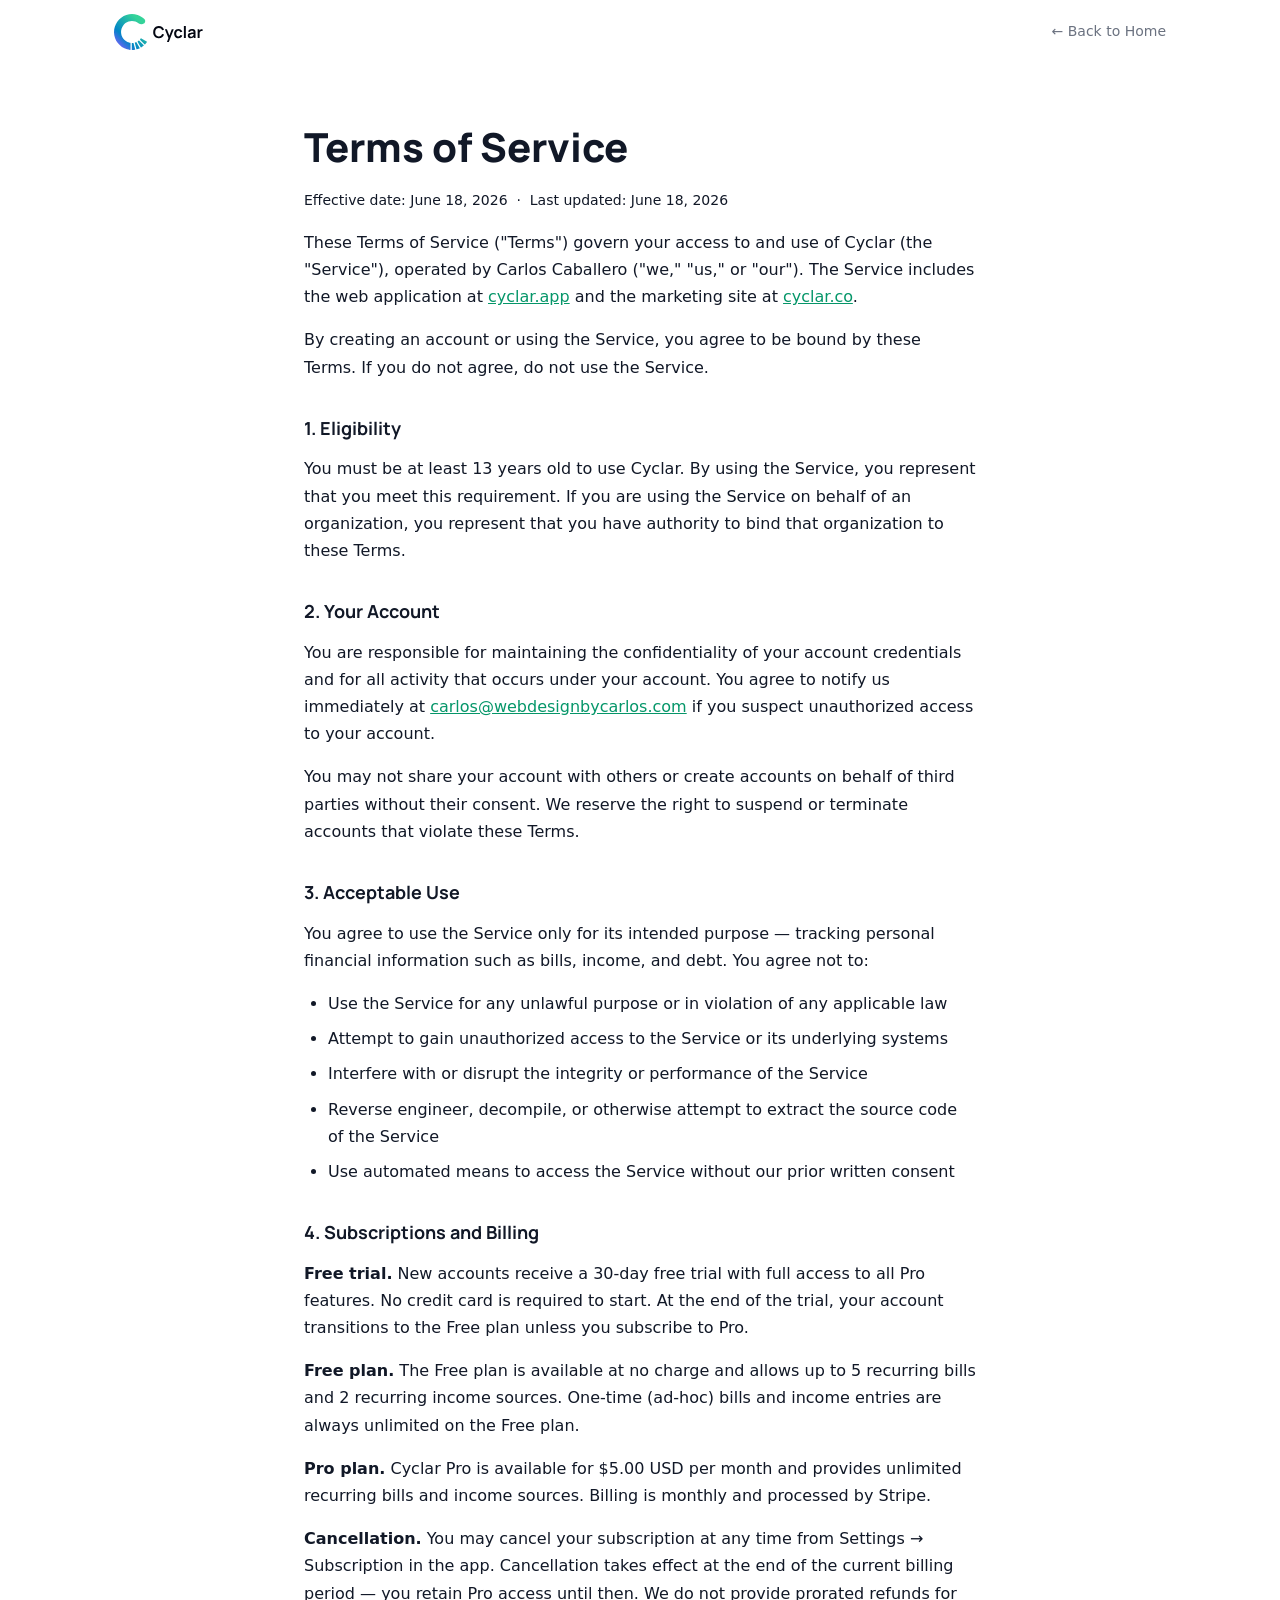
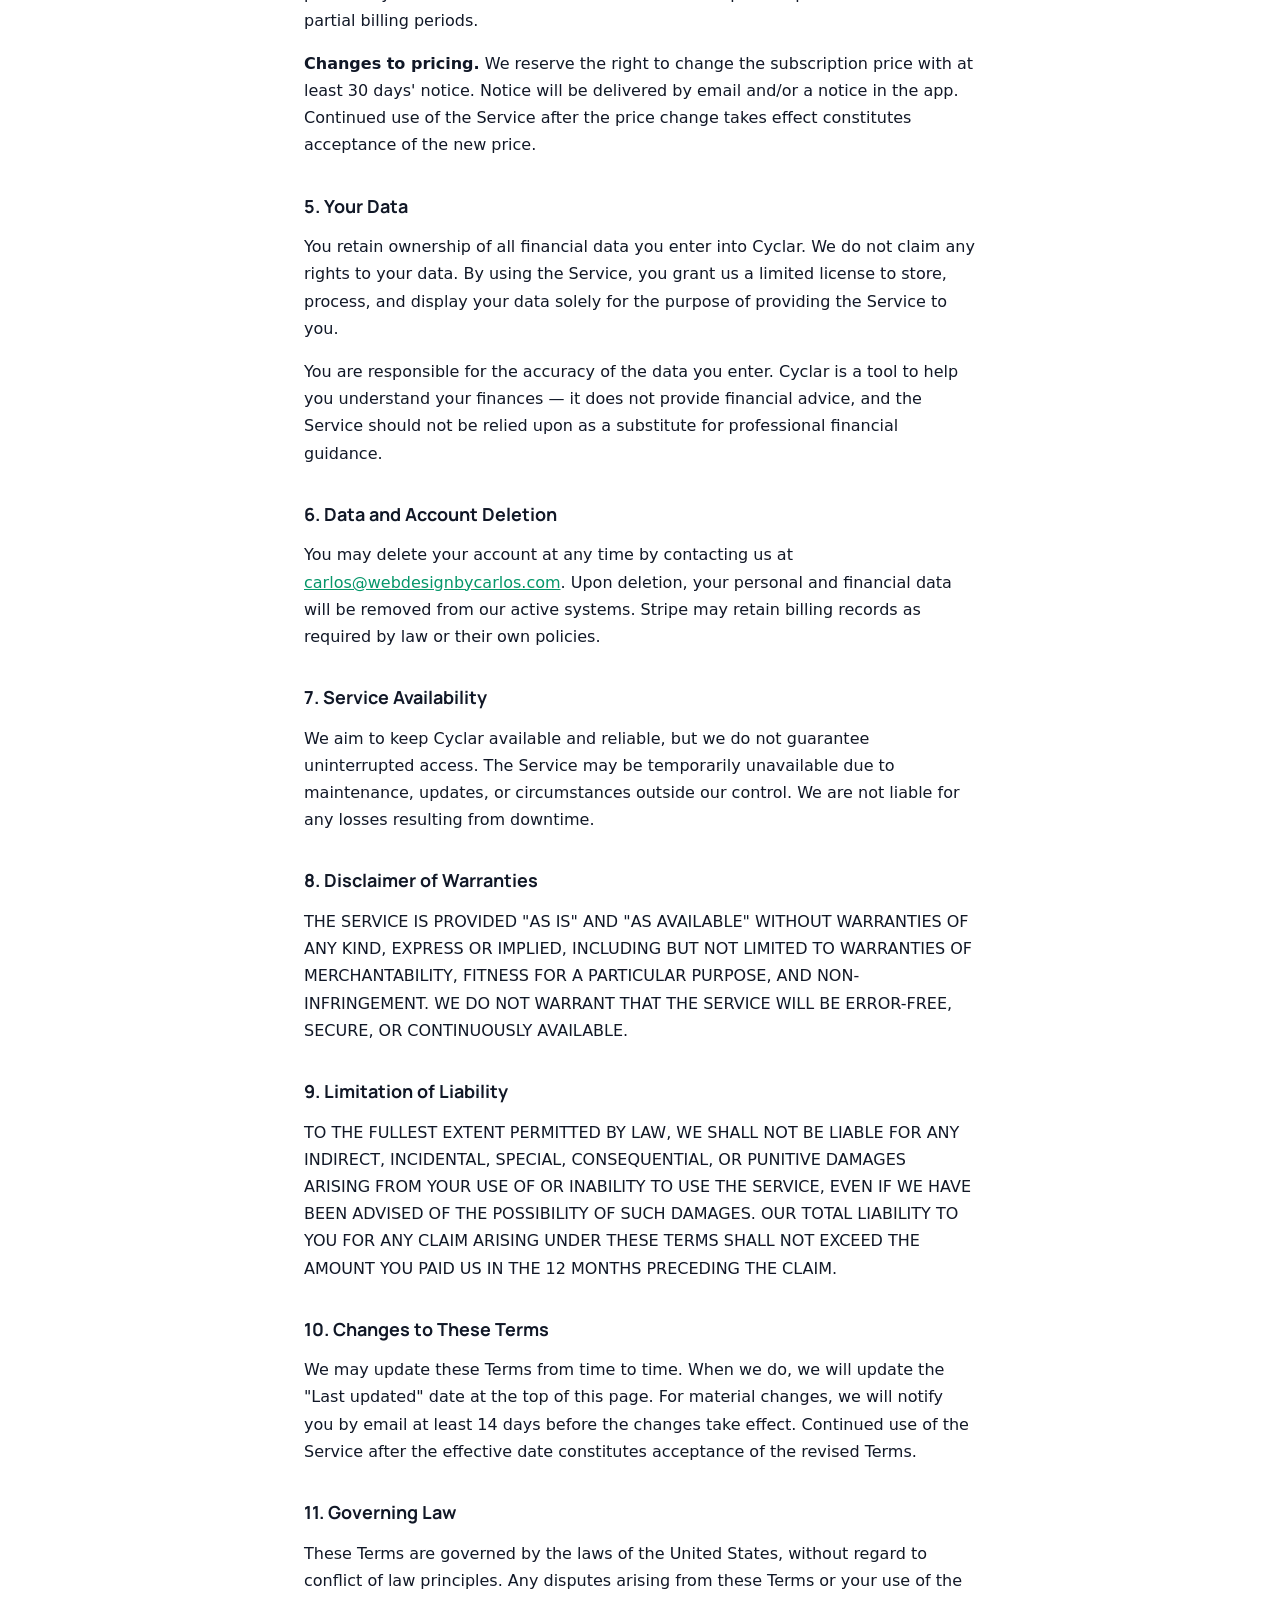
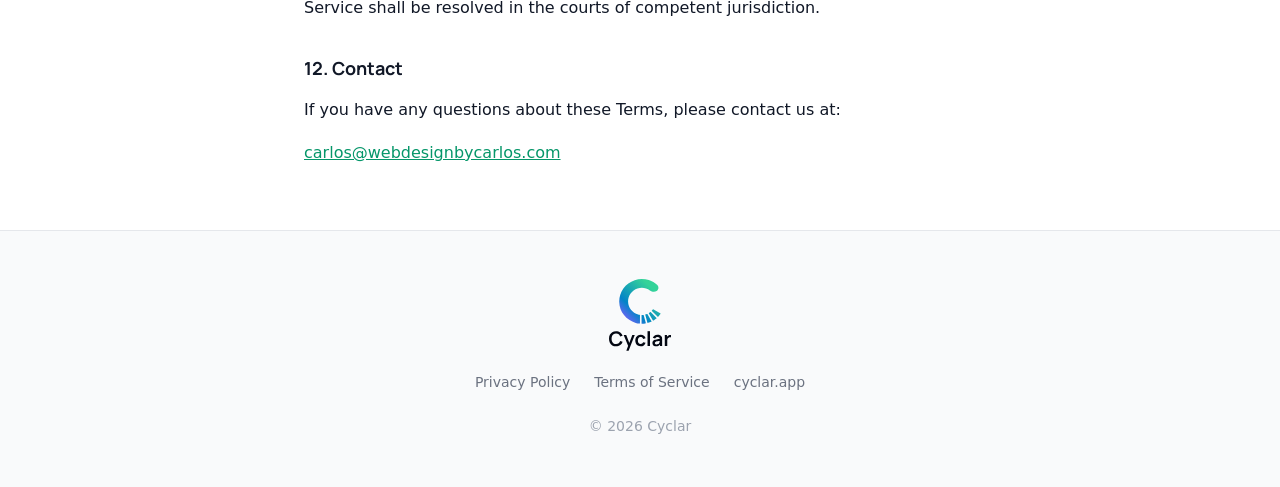
<file: terms.html>
<!DOCTYPE html>
<html lang="en">
<head>
  <meta charset="UTF-8" />
  <!-- Google tag (gtag.js) -->
  <script async src="https://www.googletagmanager.com/gtag/js?id=G-94C57NDFVC"></script>
  <script>
    window.dataLayer = window.dataLayer || [];
    function gtag(){dataLayer.push(arguments);}
    gtag('js', new Date());
    gtag('config', 'G-94C57NDFVC');
  </script>
  <meta name="viewport" content="width=device-width, initial-scale=1.0" />
  <title>Terms of Service — Cyclar</title>
  <link rel="icon" href="./assets/images/icons/favicon.svg" type="image/svg+xml">
  <link rel="stylesheet" href="./assets/css/tokens.css">
  <link rel="stylesheet" href="./assets/css/base.css">
  <link rel="stylesheet" href="./assets/css/nav.css">
  <link rel="stylesheet" href="./assets/css/footer.css">
  <link href="https://fonts.googleapis.com/css2?family=Manrope:wght@400;500;600;700;800&display=swap" rel="stylesheet">
  <style>
    body { line-height: 1.7; }

    /* Keep back link visible on mobile (nav.css hides non-CTA links at ≤640px) */
    @media (max-width: 640px) {
      .nav-back-link { display: block !important; }
    }

    /* Content */
    .legal-wrap {
      max-width: 720px;
      margin: 0 auto;
      padding: var(--sp-12) var(--sp-6);
    }

    .legal-wrap h1 {
      font-family: "Manrope", sans-serif;
      font-weight: 800;
      font-size: clamp(1.75rem, 4vw, 2.5rem);
      color: var(--clr-text);
      margin-bottom: var(--sp-2);
    }
    .legal-meta {
      font-size: 0.875rem;
      color: var(--clr-text-muted);
      margin-bottom: var(--sp-10);
    }

    .legal-wrap h2 {
      font-family: "Manrope", sans-serif;
      font-weight: 700;
      font-size: 1.125rem;
      color: var(--clr-text);
      margin-top: var(--sp-8);
      margin-bottom: var(--sp-3);
    }
    .legal-wrap p { margin-bottom: var(--sp-4); }
    .legal-wrap ul {
      margin: var(--sp-3) 0 var(--sp-4) var(--sp-6);
    }
    .legal-wrap ul li { margin-bottom: var(--sp-2); }
    .legal-wrap a { color: var(--clr-brand); }
    .legal-wrap a:hover { color: var(--clr-brand-dark); }

  </style>
</head>
<body>

  <header class="site-nav" id="site-nav">
    <div class="nav-inner">
      <a href="/" class="nav-logo" aria-label="Cyclar home">
        <img src="./assets/images/logos/light-mode-horizontal.svg" alt="Cyclar" class="nav-logo-img">
      </a>
      <nav class="nav-links" aria-label="Site navigation">
        <a href="/" class="nav-back-link">← Back to Home</a>
      </nav>
    </div>
  </header>

  <script>
    (function () {
      var nav = document.getElementById('site-nav');
      function onScroll() {
        nav.classList.toggle('is-scrolled', window.scrollY > 8);
      }
      window.addEventListener('scroll', onScroll, { passive: true });
    })();
  </script>

  <main class="legal-wrap">
    <h1>Terms of Service</h1>
    <p class="legal-meta">Effective date: June 18, 2026 &nbsp;·&nbsp; Last updated: June 18, 2026</p>

    <p>These Terms of Service ("Terms") govern your access to and use of Cyclar (the "Service"), operated by Carlos Caballero ("we," "us," or "our"). The Service includes the web application at <a href="https://cyclar.app">cyclar.app</a> and the marketing site at <a href="https://cyclar.co">cyclar.co</a>.</p>

    <p>By creating an account or using the Service, you agree to be bound by these Terms. If you do not agree, do not use the Service.</p>

    <h2>1. Eligibility</h2>

    <p>You must be at least 13 years old to use Cyclar. By using the Service, you represent that you meet this requirement. If you are using the Service on behalf of an organization, you represent that you have authority to bind that organization to these Terms.</p>

    <h2>2. Your Account</h2>

    <p>You are responsible for maintaining the confidentiality of your account credentials and for all activity that occurs under your account. You agree to notify us immediately at <a href="mailto:carlos@webdesignbycarlos.com">carlos@webdesignbycarlos.com</a> if you suspect unauthorized access to your account.</p>

    <p>You may not share your account with others or create accounts on behalf of third parties without their consent. We reserve the right to suspend or terminate accounts that violate these Terms.</p>

    <h2>3. Acceptable Use</h2>

    <p>You agree to use the Service only for its intended purpose — tracking personal financial information such as bills, income, and debt. You agree not to:</p>

    <ul>
      <li>Use the Service for any unlawful purpose or in violation of any applicable law</li>
      <li>Attempt to gain unauthorized access to the Service or its underlying systems</li>
      <li>Interfere with or disrupt the integrity or performance of the Service</li>
      <li>Reverse engineer, decompile, or otherwise attempt to extract the source code of the Service</li>
      <li>Use automated means to access the Service without our prior written consent</li>
    </ul>

    <h2>4. Subscriptions and Billing</h2>

    <p><strong>Free trial.</strong> New accounts receive a 30-day free trial with full access to all Pro features. No credit card is required to start. At the end of the trial, your account transitions to the Free plan unless you subscribe to Pro.</p>

    <p><strong>Free plan.</strong> The Free plan is available at no charge and allows up to 5 recurring bills and 2 recurring income sources. One-time (ad-hoc) bills and income entries are always unlimited on the Free plan.</p>

    <p><strong>Pro plan.</strong> Cyclar Pro is available for $5.00 USD per month and provides unlimited recurring bills and income sources. Billing is monthly and processed by Stripe.</p>

    <p><strong>Cancellation.</strong> You may cancel your subscription at any time from Settings → Subscription in the app. Cancellation takes effect at the end of the current billing period — you retain Pro access until then. We do not provide prorated refunds for partial billing periods.</p>

    <p><strong>Changes to pricing.</strong> We reserve the right to change the subscription price with at least 30 days' notice. Notice will be delivered by email and/or a notice in the app. Continued use of the Service after the price change takes effect constitutes acceptance of the new price.</p>

    <h2>5. Your Data</h2>

    <p>You retain ownership of all financial data you enter into Cyclar. We do not claim any rights to your data. By using the Service, you grant us a limited license to store, process, and display your data solely for the purpose of providing the Service to you.</p>

    <p>You are responsible for the accuracy of the data you enter. Cyclar is a tool to help you understand your finances — it does not provide financial advice, and the Service should not be relied upon as a substitute for professional financial guidance.</p>

    <h2>6. Data and Account Deletion</h2>

    <p>You may delete your account at any time by contacting us at <a href="mailto:carlos@webdesignbycarlos.com">carlos@webdesignbycarlos.com</a>. Upon deletion, your personal and financial data will be removed from our active systems. Stripe may retain billing records as required by law or their own policies.</p>

    <h2>7. Service Availability</h2>

    <p>We aim to keep Cyclar available and reliable, but we do not guarantee uninterrupted access. The Service may be temporarily unavailable due to maintenance, updates, or circumstances outside our control. We are not liable for any losses resulting from downtime.</p>

    <h2>8. Disclaimer of Warranties</h2>

    <p>THE SERVICE IS PROVIDED "AS IS" AND "AS AVAILABLE" WITHOUT WARRANTIES OF ANY KIND, EXPRESS OR IMPLIED, INCLUDING BUT NOT LIMITED TO WARRANTIES OF MERCHANTABILITY, FITNESS FOR A PARTICULAR PURPOSE, AND NON-INFRINGEMENT. WE DO NOT WARRANT THAT THE SERVICE WILL BE ERROR-FREE, SECURE, OR CONTINUOUSLY AVAILABLE.</p>

    <h2>9. Limitation of Liability</h2>

    <p>TO THE FULLEST EXTENT PERMITTED BY LAW, WE SHALL NOT BE LIABLE FOR ANY INDIRECT, INCIDENTAL, SPECIAL, CONSEQUENTIAL, OR PUNITIVE DAMAGES ARISING FROM YOUR USE OF OR INABILITY TO USE THE SERVICE, EVEN IF WE HAVE BEEN ADVISED OF THE POSSIBILITY OF SUCH DAMAGES. OUR TOTAL LIABILITY TO YOU FOR ANY CLAIM ARISING UNDER THESE TERMS SHALL NOT EXCEED THE AMOUNT YOU PAID US IN THE 12 MONTHS PRECEDING THE CLAIM.</p>

    <h2>10. Changes to These Terms</h2>

    <p>We may update these Terms from time to time. When we do, we will update the "Last updated" date at the top of this page. For material changes, we will notify you by email at least 14 days before the changes take effect. Continued use of the Service after the effective date constitutes acceptance of the revised Terms.</p>

    <h2>11. Governing Law</h2>

    <p>These Terms are governed by the laws of the United States, without regard to conflict of law principles. Any disputes arising from these Terms or your use of the Service shall be resolved in the courts of competent jurisdiction.</p>

    <h2>12. Contact</h2>

    <p>If you have any questions about these Terms, please contact us at:</p>
    <p><a href="mailto:carlos@webdesignbycarlos.com">carlos@webdesignbycarlos.com</a></p>
  </main>

  <footer class="site-footer">
    <div class="footer-inner">
      <div class="footer-brand">
        <a href="/" aria-label="Cyclar home">
          <img src="./assets/images/logos/logo-light-mode.svg" alt="Cyclar" class="footer-logo">
        </a>
      </div>
      <nav class="footer-links" aria-label="Footer navigation">
        <a href="/privacy">Privacy Policy</a>
        <a href="/terms">Terms of Service</a>
        <a href="https://cyclar.app">cyclar.app</a>
      </nav>
      <p class="footer-copy">© 2026 Cyclar</p>
    </div>
  </footer>

</body>
</html>
</file>
<file: assets/css/tokens.css>
:root {

  /* ── Brand ── */
  --clr-brand:      #059669;  /* emerald-600 — primary / CTA */
  --clr-brand-dark: #047857;  /* emerald-700 — hover / pressed */
  --clr-brand-dim:  #D1FAE5;  /* emerald-100 — tint / highlight bg */
  --clr-brand-tint: #ECFDF5;  /* emerald-50  — subtle fill / icon bg */

  /* ── Text ── */
  --clr-text:     #111827;    /* gray-900 — headings, primary */
  --clr-text-2:   #6B7280;    /* gray-500 — body, secondary */
  --clr-text-3:   #9CA3AF;    /* gray-400 — muted, placeholder */
  --clr-text-inv: #FFFFFF;    /* on dark/brand backgrounds */

  /* ── Surfaces ── */
  --clr-bg:      #FFFFFF;     /* base page background */
  --clr-bg-alt:  #F9FAFB;     /* alternate section background */
  --clr-surface: #F3F4F6;     /* card fill, input background */

  /* ── Borders ── */
  --clr-border: #E5E7EB;      /* gray-200 — default border / divider */

  /* ── Status ── */
  --clr-danger:  #EF4444;     /* red-500 — error, overdue */
  --clr-warning: #F59E0B;     /* amber-500 — warning, due soon */


  /* ── Typography ── */
  --font-head: 'Manrope', system-ui, sans-serif;
  --font-body: -apple-system, BlinkMacSystemFont, 'Segoe UI', system-ui, sans-serif;

  /* Type scale */
  --text-xs:   0.75rem;    /* 12px */
  --text-sm:   0.875rem;   /* 14px */
  --text-base: 1rem;       /* 16px */
  --text-lg:   1.125rem;   /* 18px */
  --text-xl:   1.25rem;    /* 20px */
  --text-2xl:  1.5rem;     /* 24px */
  --text-3xl:  1.875rem;   /* 30px */
  --text-4xl:  2.25rem;    /* 36px */
  --text-5xl:  3rem;       /* 48px */

  /* Font weights */
  --w-regular:   400;
  --w-medium:    500;
  --w-semibold:  600;
  --w-bold:      700;
  --w-extrabold: 800;

  /* Line heights */
  --leading-tight:   1.2;
  --leading-snug:    1.35;
  --leading-normal:  1.5;
  --leading-relaxed: 1.65;


  /* ── Spacing ── */
  --sp-1:  0.25rem;    /*  4px */
  --sp-2:  0.5rem;     /*  8px */
  --sp-3:  0.75rem;    /* 12px */
  --sp-4:  1rem;       /* 16px */
  --sp-5:  1.25rem;    /* 20px */
  --sp-6:  1.5rem;     /* 24px */
  --sp-8:  2rem;       /* 32px */
  --sp-10: 2.5rem;     /* 40px */
  --sp-12: 3rem;       /* 48px */
  --sp-16: 4rem;       /* 64px */
  --sp-20: 5rem;       /* 80px */
  --sp-24: 6rem;       /* 96px */


  /* ── Border Radius ── */
  --r-sm:   6px;
  --r-md:   10px;
  --r-lg:   16px;
  --r-xl:   24px;
  --r-full: 9999px;    /* pill */


  /* ── Shadows ── */
  --shadow-sm: 0 1px 2px 0 rgb(0 0 0 / 0.05);
  --shadow-md: 0 4px 6px -1px rgb(0 0 0 / 0.07), 0 2px 4px -2px rgb(0 0 0 / 0.05);
  --shadow-lg: 0 10px 15px -3px rgb(0 0 0 / 0.08), 0 4px 6px -4px rgb(0 0 0 / 0.05);


  /* ── Layout ── */
  --max-w:      1100px;   /* wide content / site max */
  --max-w-text: 680px;    /* prose / centered text blocks */


  /* ── Transitions ── */
  --t-fast: 150ms ease;
  --t-base: 200ms ease;
  --t-slow: 300ms ease;
}
</file>
<file: assets/css/base.css>
*, *::before, *::after {
  box-sizing: border-box;
}

* {
  margin: 0;
  padding: 0;
}

html {
  -webkit-text-size-adjust: 100%;
}

body {
  font-family: var(--font-body);
  font-size: var(--text-base);
  line-height: var(--leading-normal);
  color: var(--clr-text);
  background: var(--clr-bg);
  overflow-x: hidden;
}

img,
svg {
  display: block;
  max-width: 100%;
}

a {
  color: inherit;
}
</file>
<file: assets/css/nav.css>
.site-nav {
  position: sticky;
  top: 0;
  z-index: 100;
  background: var(--clr-bg);
  border-bottom: 1px solid transparent;
  transition:
    border-color var(--t-slow),
    background var(--t-slow);
}

.site-nav.is-scrolled {
  border-bottom-color: var(--clr-border);
  background: rgba(255, 255, 255, 0.9);
}

@supports (backdrop-filter: blur(1px)) {
  .site-nav.is-scrolled {
    background: rgba(255, 255, 255, 0.82);
    backdrop-filter: blur(14px);
    -webkit-backdrop-filter: blur(14px);
  }
}

@media (prefers-reduced-motion: reduce) {
  .site-nav {
    transition: none;
  }
}

/* ── Inner container ── */

.nav-inner {
  max-width: var(--max-w);
  margin: 0 auto;
  padding: 0 var(--sp-6);
  height: 64px;
  display: flex;
  align-items: center;
  justify-content: space-between;
}

/* ── Logo ── */

.nav-logo {
  display: flex;
  align-items: center;
  text-decoration: none;
  flex-shrink: 0;
}

.nav-logo-img {
  height: 36px;
  width: auto;
}

/* ── Links ── */

.nav-links {
  display: flex;
  align-items: center;
  gap: var(--sp-6);
}

.nav-links a {
  font-family: var(--font-body);
  font-size: var(--text-sm);
  font-weight: var(--w-medium);
  color: var(--clr-text-2);
  text-decoration: none;
  white-space: nowrap;
  transition: color var(--t-fast);
}

.nav-links a:hover {
  color: var(--clr-text);
}

.nav-links a:focus-visible {
  outline: 2px solid var(--clr-brand);
  outline-offset: 3px;
  border-radius: var(--r-sm);
}

/* ── CTA button ── */

.nav-links a.nav-cta {
  background: var(--clr-brand);
  color: var(--clr-text-inv);
  padding: var(--sp-2) var(--sp-5);
  border-radius: var(--r-full);
  font-weight: var(--w-semibold);
  transition: background var(--t-fast), color var(--t-fast);
}

.nav-links a.nav-cta:hover {
  background: var(--clr-brand-dark);
  color: var(--clr-text-inv);
}

/* ── Mobile ── */

@media (max-width: 640px) {
  .nav-inner {
    height: 56px;
    padding: 0 var(--sp-4);
  }

  .nav-links a:not(.nav-cta) {
    display: none;
  }
}
</file>
<file: assets/css/footer.css>
.site-footer {
  background: var(--clr-bg-alt);
  border-top: 1px solid var(--clr-border);
  padding: var(--sp-12) 0;
}

.footer-inner {
  max-width: var(--max-w);
  margin: 0 auto;
  padding: 0 var(--sp-6);
  display: flex;
  flex-direction: column;
  align-items: center;
  gap: var(--sp-5);
}

.footer-brand {
  display: flex;
  align-items: center;
}

.footer-logo {
  height: 72px;
  width: auto;
}

.footer-links {
  display: flex;
  align-items: center;
  gap: var(--sp-6);
  flex-wrap: wrap;
  justify-content: center;
}

.footer-links a {
  font-family: var(--font-body);
  font-size: var(--text-sm);
  color: var(--clr-text-2);
  text-decoration: none;
  transition: color var(--t-fast);
}

.footer-links a:hover {
  color: var(--clr-text);
}

.footer-copy {
  font-family: var(--font-body);
  font-size: var(--text-sm);
  color: var(--clr-text-3);
  margin: 0;
}

.footer-signup {
  display: flex;
  flex-direction: column;
  align-items: center;
  gap: var(--sp-3);
  width: 100%;
  max-width: 420px;
}

.footer-signup-label {
  font-family: var(--font-body);
  font-size: var(--text-sm);
  color: var(--clr-text-2);
  margin: 0;
  text-align: center;
}

.footer-signup-form {
  display: flex;
  flex-direction: column;
  gap: var(--sp-2);
  width: 100%;
}

.footer-signup-input {
  flex: 1;
  min-width: 0;
  padding: var(--sp-2) var(--sp-3);
  font-family: var(--font-body);
  font-size: var(--text-sm);
  color: var(--clr-text);
  background: var(--clr-bg);
  border: 1px solid var(--clr-border);
  border-radius: var(--r-md);
  outline: none;
  transition: border-color var(--t-fast);
}

.footer-signup-input:focus {
  border-color: var(--clr-brand);
}

.footer-signup-input::placeholder {
  color: var(--clr-text-3);
}

.footer-signup-btn {
  white-space: nowrap;
}

.footer-signup-feedback {
  font-family: var(--font-body);
  font-size: var(--text-sm);
  margin: 0;
  text-align: center;
  min-height: 1.25em;
}

.footer-signup-feedback--success {
  color: var(--clr-brand);
}

.footer-signup-feedback--error {
  color: var(--clr-danger);
}

@media (min-width: 480px) {
  .footer-signup-form {
    flex-direction: row;
  }
}

@media (max-width: 767px) {
  .site-footer {
    padding: var(--sp-10) 0;
  }

  .footer-inner {
    padding: 0 var(--sp-5);
    gap: var(--sp-4);
  }
}
</file>
<file: assets/css/index.css>
/* ════════════════════════════════════════════
   PROBLEM
════════════════════════════════════════════ */

.problem {
  background: #111827;
  padding: var(--sp-24) 0;
}

.problem-inner {
  max-width: 760px;
  margin: 0 auto;
  padding: 0 var(--sp-6);
}

.problem-setup {
  text-align: center;
  margin-bottom: var(--sp-10);
}

.problem-setup p {
  font-family: var(--font-body);
  font-size: var(--text-lg);
  line-height: var(--leading-relaxed);
  color: rgba(255, 255, 255, 0.6);
  margin: 0 0 var(--sp-4);
}

.problem-setup p:last-child {
  margin-bottom: 0;
}

.problem-questions {
  display: grid;
  grid-template-columns: 1fr 1fr;
  gap: 1px;
  background: rgba(255, 255, 255, 0.1);
  border: 1px solid rgba(255, 255, 255, 0.1);
  border-radius: var(--r-lg);
  overflow: hidden;
  margin-bottom: var(--sp-10);
}

.problem-q {
  background: #111827;
  font-family: var(--font-head);
  font-size: var(--text-xl);
  font-weight: var(--w-bold);
  line-height: var(--leading-snug);
  color: var(--clr-text-inv);
  padding: var(--sp-8);
}

.problem-close {
  font-family: var(--font-head);
  font-size: var(--text-xl);
  font-weight: var(--w-semibold);
  color: var(--clr-brand);
  text-align: center;
  margin: 0;
}

@media (max-width: 767px) {
  .problem {
    padding: var(--sp-16) 0;
  }

  .problem-inner {
    padding: 0 var(--sp-5);
  }

  .problem-setup p {
    font-size: var(--text-base);
  }

  .problem-questions {
    grid-template-columns: 1fr;
  }

  .problem-q {
    font-size: var(--text-2xl);
    padding: var(--sp-6);
  }
}


/* ════════════════════════════════════════════
   FEATURES
════════════════════════════════════════════ */

.features {
  background: var(--clr-bg);
  padding: var(--sp-24) 0;
}

.features-inner {
  max-width: var(--max-w);
  margin: 0 auto;
  padding: 0 var(--sp-6);
  display: flex;
  flex-direction: column;
  gap: var(--sp-20);
}

.feature-row {
  display: flex;
  align-items: center;
  gap: var(--sp-16);
}

.feature-row--flip {
  flex-direction: row-reverse;
}

.feature-copy {
  flex: 1 1 0;
  min-width: 0;
}

.feature-headline {
  font-family: var(--font-head);
  font-size: clamp(1.5rem, 2vw + 0.75rem, 2.25rem);
  font-weight: var(--w-bold);
  line-height: var(--leading-snug);
  letter-spacing: -0.02em;
  color: var(--clr-text);
  margin: 0 0 var(--sp-5);
}

.feature-body {
  font-family: var(--font-body);
  font-size: var(--text-lg);
  line-height: var(--leading-relaxed);
  color: var(--clr-text-2);
  margin: 0;
}

.feature-visual {
  flex: 0 0 auto;
  display: flex;
  justify-content: center;
  align-items: center;
}

.feature-phone {
  position: relative;
  width: clamp(220px, 28vw, 300px);
  border: 7px solid #1a1a1a;
  border-radius: 32px;
  overflow: hidden;
  box-shadow:
    var(--shadow-lg),
    0 24px 64px -16px rgba(5, 150, 105, 0.14);
}

.feature-phone::before {
  content: '';
  position: absolute;
  top: 8px;
  left: 50%;
  transform: translateX(-50%);
  width: 56px;
  height: 18px;
  background: #1a1a1a;
  border-radius: var(--r-full);
  z-index: 1;
  pointer-events: none;
}

.feature-screenshot {
  width: 100%;
  height: auto;
  display: block;
}

@media (max-width: 767px) {
  .features {
    padding: var(--sp-16) 0;
  }

  .features-inner {
    padding: 0 var(--sp-5);
    gap: var(--sp-16);
  }

  .feature-row,
  .feature-row--flip {
    flex-direction: column;
    gap: var(--sp-8);
  }

  .feature-headline {
    font-size: var(--text-2xl);
  }

  .feature-body {
    font-size: var(--text-base);
  }

  .feature-visual {
    width: 100%;
  }

  .feature-phone {
    width: min(260px, 70vw);
  }
}


/* ════════════════════════════════════════════
   HERO
════════════════════════════════════════════ */

.hero {
  background: var(--clr-bg);
  padding: var(--sp-20) 0;
  overflow: hidden;
}

.hero-inner {
  max-width: var(--max-w);
  margin: 0 auto;
  padding: 0 var(--sp-6);
  display: flex;
  align-items: center;
  gap: var(--sp-12);
}

/* ── Copy ── */

.hero-copy {
  flex: 1 1 0;
  min-width: 0;
}

.hero-headline {
  font-family: var(--font-head);
  font-size: clamp(2.25rem, 4.5vw + 0.5rem, 4rem);
  font-weight: var(--w-extrabold);
  line-height: var(--leading-tight);
  letter-spacing: -0.03em;
  color: var(--clr-text);
  margin: 0 0 var(--sp-6);
}

.hero-sub {
  font-family: var(--font-body);
  font-size: var(--text-lg);
  line-height: var(--leading-relaxed);
  color: var(--clr-text-2);
  max-width: 44ch;
  margin: 0 0 var(--sp-8);
}

.hero-actions {
  display: flex;
  flex-direction: column;
  align-items: flex-start;
  gap: var(--sp-3);
}

.hero-cta {
  display: inline-block;
  background: var(--clr-brand);
  color: var(--clr-text-inv);
  font-family: var(--font-head);
  font-size: var(--text-base);
  font-weight: var(--w-semibold);
  padding: var(--sp-4) var(--sp-8);
  border-radius: var(--r-full);
  text-decoration: none;
  transition: background var(--t-fast), box-shadow var(--t-fast), transform var(--t-fast);
}

.hero-cta:hover {
  background: var(--clr-brand-dark);
  box-shadow: var(--shadow-md);
  transform: translateY(-1px);
}

.hero-cta:focus-visible {
  outline: 2px solid var(--clr-brand);
  outline-offset: 3px;
}

.hero-trust {
  font-family: var(--font-body);
  font-size: var(--text-sm);
  color: var(--clr-text-3);
}

/* ── Visual ── */

.hero-visual {
  flex: 0 0 auto;
  position: relative;
  display: flex;
  align-items: center;
  justify-content: center;
  padding: var(--sp-8);
}

.hero-glow {
  position: absolute;
  inset: 0;
  background: radial-gradient(ellipse at center, rgba(5, 150, 105, 0.09) 0%, transparent 68%);
  pointer-events: none;
}

.hero-phone {
  position: relative;
  z-index: 1;
  width: clamp(200px, 30vw, 300px);
  border: 7px solid #1a1a1a;
  border-radius: 32px;
  overflow: hidden;
  box-shadow:
    var(--shadow-lg),
    0 24px 64px -16px rgba(5, 150, 105, 0.14);
}

.hero-phone::before {
  content: '';
  position: absolute;
  top: 8px;
  left: 50%;
  transform: translateX(-50%);
  width: 56px;
  height: 18px;
  background: #1a1a1a;
  border-radius: var(--r-full);
  z-index: 2;
  pointer-events: none;
}

.hero-screenshot {
  width: 100%;
  height: auto;
  display: block;
}

/* ════════════════════════════════════════════
   DIFFERENTIATORS
════════════════════════════════════════════ */

.differentiators {
  background: var(--clr-bg-alt);
  padding: var(--sp-24) 0;
}

.differentiators-inner {
  max-width: var(--max-w);
  margin: 0 auto;
  padding: 0 var(--sp-6);
}

.diff-header {
  text-align: center;
  margin-bottom: var(--sp-12);
}

.diff-title {
  font-family: var(--font-head);
  font-size: var(--text-3xl);
  font-weight: var(--w-bold);
  color: var(--clr-text);
  line-height: var(--leading-tight);
  margin: 0;
}

.diff-cards {
  display: grid;
  grid-template-columns: repeat(3, 1fr);
  gap: var(--sp-6);
}

.diff-card {
  background: var(--clr-bg);
  border: 1px solid var(--clr-border);
  border-radius: var(--r-xl);
  padding: var(--sp-8);
  display: flex;
  flex-direction: column;
  gap: var(--sp-3);
}

.diff-card-meta {
  display: flex;
  align-items: center;
  gap: var(--sp-3);
  margin-bottom: var(--sp-1);
}

.diff-card-icon {
  display: flex;
  align-items: center;
  justify-content: center;
  width: 36px;
  height: 36px;
  background: var(--clr-brand-tint);
  border-radius: var(--r-md);
  color: var(--clr-brand);
  flex-shrink: 0;
}

.diff-card-eyebrow {
  font-family: var(--font-body);
  font-size: var(--text-sm);
  font-weight: var(--w-medium);
  color: var(--clr-text-3);
  letter-spacing: 0.01em;
}

.diff-card-headline {
  font-family: var(--font-head);
  font-size: var(--text-xl);
  font-weight: var(--w-bold);
  color: var(--clr-text);
  line-height: var(--leading-snug);
  margin: 0;
}

.diff-card-body {
  font-family: var(--font-body);
  font-size: var(--text-base);
  line-height: var(--leading-relaxed);
  color: var(--clr-text-2);
  margin: 0;
}

@media (max-width: 900px) {
  .diff-cards {
    grid-template-columns: 1fr;
    gap: var(--sp-4);
  }

  .differentiators {
    padding: var(--sp-16) 0;
  }

  .diff-title {
    font-size: var(--text-2xl);
  }

  .diff-header {
    margin-bottom: var(--sp-8);
  }

  .differentiators-inner {
    padding: 0 var(--sp-5);
  }
}


/* ════════════════════════════════════════════
   BUTTONS
════════════════════════════════════════════ */

.btn {
  display: inline-flex;
  align-items: center;
  justify-content: center;
  gap: var(--sp-2);
  padding: 0.6875rem var(--sp-6);
  border-radius: var(--r-full);
  font-family: var(--font-body);
  font-size: var(--text-base);
  font-weight: var(--w-semibold);
  line-height: 1;
  cursor: pointer;
  border: 2px solid transparent;
  text-decoration: none;
  transition: background var(--t-fast), color var(--t-fast), border-color var(--t-fast);
  white-space: nowrap;
}

.btn-primary { background: var(--clr-brand); color: var(--clr-text-inv); border-color: var(--clr-brand); }
.btn-primary:hover { background: var(--clr-brand-dark); border-color: var(--clr-brand-dark); }

.btn-secondary { background: transparent; color: var(--clr-brand); border-color: var(--clr-brand); }
.btn-secondary:hover { background: var(--clr-brand-tint); }

.btn-outline { background: transparent; color: var(--clr-text-2); border-color: var(--clr-border); }
.btn-outline:hover { color: var(--clr-text); background: var(--clr-surface); }

.btn-full { width: 100%; }


/* ════════════════════════════════════════════
   PRICING
════════════════════════════════════════════ */

.pricing {
  background: var(--clr-bg);
  padding: var(--sp-24) 0;
}

.pricing-inner {
  max-width: var(--max-w);
  margin: 0 auto;
  padding: 0 var(--sp-6);
}

.pricing-header {
  text-align: center;
  margin-bottom: var(--sp-12);
}

.pricing-title {
  font-family: var(--font-head);
  font-size: var(--text-3xl);
  font-weight: var(--w-bold);
  color: var(--clr-text);
  line-height: var(--leading-tight);
  margin: 0 0 var(--sp-3);
}

.pricing-sub {
  font-family: var(--font-body);
  font-size: var(--text-lg);
  color: var(--clr-text-2);
  margin: 0;
}

.pricing-grid {
  display: grid;
  grid-template-columns: repeat(2, 1fr);
  column-gap: var(--sp-5);
  row-gap: 0;
  align-items: stretch;
  max-width: 760px;
  margin: 0 auto;
}

.pricing-card-tab {
  background: var(--clr-brand);
  color: var(--clr-text-inv);
  text-align: center;
  padding: var(--sp-3) var(--sp-4);
  font-family: var(--font-head);
  font-size: var(--text-sm);
  font-weight: var(--w-semibold);
  line-height: 1.5;
  border-radius: var(--r-xl) var(--r-xl) 0 0;
  border: 2px solid var(--clr-brand);
  border-bottom: none;
}

.pricing-card {
  background: var(--clr-bg);
  border: 1px solid var(--clr-border);
  border-radius: var(--r-xl);
  padding: var(--sp-8);
  display: flex;
  flex-direction: column;
}

.pricing-card-featured {
  border: 2px solid var(--clr-brand);
  border-top: none;
  border-radius: 0 0 var(--r-xl) var(--r-xl);
  box-shadow: var(--shadow-lg);
}

.pricing-badge {
  display: inline-flex;
  align-items: center;
  padding: 3px var(--sp-3);
  background: var(--clr-brand);
  color: white;
  border-radius: var(--r-full);
  font-size: var(--text-xs);
  font-weight: var(--w-semibold);
  margin-bottom: var(--sp-4);
  align-self: flex-start;
}

.pricing-tier {
  font-family: var(--font-head);
  font-size: var(--text-xs);
  font-weight: var(--w-semibold);
  color: var(--clr-text-3);
  text-transform: uppercase;
  letter-spacing: 0.07em;
  margin-bottom: var(--sp-2);
}

.pricing-price {
  font-family: var(--font-head);
  font-size: var(--text-4xl);
  font-weight: var(--w-extrabold);
  color: var(--clr-text);
  letter-spacing: -0.03em;
  line-height: 1;
  margin-bottom: var(--sp-6);
}

.pricing-price sup {
  font-size: var(--text-xl);
  font-weight: var(--w-semibold);
  vertical-align: super;
  letter-spacing: 0;
}

.pricing-price-unit {
  font-size: var(--text-2xl);
  font-weight: var(--w-semibold);
  color: var(--clr-text-2);
  letter-spacing: 0;
}

.pricing-price-sub {
  font-size: var(--text-xs);
  color: var(--clr-text-3);
  margin-top: var(--sp-3);
  margin-bottom: 0;
  line-height: var(--leading-relaxed);
  text-align: center;
}

.pricing-features {
  list-style: none;
  display: flex;
  flex-direction: column;
  gap: var(--sp-3);
  margin-bottom: var(--sp-8);
  flex: 1;
}

.pricing-feature {
  display: flex;
  align-items: flex-start;
  gap: var(--sp-3);
  font-size: var(--text-sm);
  color: var(--clr-text-2);
  line-height: var(--leading-snug);
}

.pricing-check {
  width: 18px;
  height: 18px;
  border-radius: 50%;
  background: var(--clr-brand-dim);
  color: var(--clr-brand-dark);
  display: flex;
  align-items: center;
  justify-content: center;
  font-size: 10px;
  font-weight: var(--w-bold);
  flex-shrink: 0;
  margin-top: 1px;
}

.pricing-card-featured .pricing-check {
  background: var(--clr-brand);
  color: white;
}

.pricing-footnote {
  font-family: var(--font-body);
  font-size: var(--text-sm);
  color: var(--clr-text-3);
  text-align: center;
  max-width: 68ch;
  margin: var(--sp-10) auto 0;
  line-height: var(--leading-relaxed);
}

@media (max-width: 767px) {
  .pricing {
    padding: var(--sp-16) 0;
  }

  .pricing-inner {
    padding: 0 var(--sp-5);
  }

  .pricing-title {
    font-size: var(--text-2xl);
  }

  .pricing-header {
    margin-bottom: var(--sp-8);
  }

  .pricing-grid {
    grid-template-columns: 1fr;
    row-gap: 0;
    column-gap: 0;
  }

  .pricing-grid-spacer {
    display: none;
  }

  .pricing-card:not(.pricing-card-featured) {
    order: 1;
    margin-bottom: var(--sp-4);
    border-radius: var(--r-xl);
  }

  .pricing-card-tab {
    order: 2;
  }

  .pricing-card-featured {
    order: 3;
  }
}


/* ════════════════════════════════════════════
   FINAL CTA
════════════════════════════════════════════ */

.final-cta {
  background: #111827;
  padding: var(--sp-24) 0;
}

.final-cta-inner {
  max-width: var(--max-w-text);
  margin: 0 auto;
  padding: 0 var(--sp-6);
  display: flex;
  flex-direction: column;
  align-items: center;
  text-align: center;
  gap: var(--sp-6);
}

.final-cta-headline {
  font-family: var(--font-head);
  font-size: clamp(var(--text-3xl), 4vw + 1rem, var(--text-5xl));
  font-weight: var(--w-extrabold);
  line-height: var(--leading-tight);
  letter-spacing: -0.03em;
  color: var(--clr-text-inv);
  margin: 0;
}

.final-cta-sub {
  font-family: var(--font-body);
  font-size: var(--text-lg);
  line-height: var(--leading-relaxed);
  color: rgba(255, 255, 255, 0.55);
  margin: 0;
  max-width: 44ch;
}

.final-cta-btn {
  padding: var(--sp-4) var(--sp-10);
  font-family: var(--font-head);
  font-size: var(--text-lg);
  font-weight: var(--w-semibold);
}

.final-cta-trust {
  font-family: var(--font-body);
  font-size: var(--text-sm);
  color: rgba(255, 255, 255, 0.35);
  margin: 0;
}

@media (max-width: 767px) {
  .final-cta {
    padding: var(--sp-16) 0;
  }

  .final-cta-inner {
    padding: 0 var(--sp-5);
    gap: var(--sp-5);
  }

  .final-cta-sub {
    font-size: var(--text-base);
  }

  .final-cta-btn {
    width: 100%;
    font-size: var(--text-base);
    padding: var(--sp-4) var(--sp-6);
  }
}


/* ════════════════════════════════════════════
   FOOTER
════════════════════════════════════════════ */

/* Footer styles live in footer.css (shared with legal pages) */


/* ── Entrance animations ── */

@media (prefers-reduced-motion: no-preference) {
  .hero-headline,
  .hero-sub,
  .hero-actions,
  .hero-visual {
    opacity: 0;
    transform: translateY(14px);
    animation: hero-rise 0.55s cubic-bezier(0.22, 1, 0.36, 1) both;
  }

  .hero-headline { animation-delay: 0ms; }
  .hero-sub      { animation-delay: 90ms; }
  .hero-actions  { animation-delay: 180ms; }
  .hero-visual   { animation-delay: 60ms; }
}

@keyframes hero-rise {
  to {
    opacity: 1;
    transform: translateY(0);
  }
}

/* ── Mobile ── */

@media (max-width: 767px) {
  .hero {
    padding: var(--sp-12) 0 var(--sp-16);
  }

  .hero-inner {
    flex-direction: column;
    align-items: flex-start;
    gap: var(--sp-8);
    padding: 0 var(--sp-5);
  }

  .hero-copy {
    width: 100%;
  }

  .hero-sub {
    font-size: var(--text-base);
    max-width: none;
  }

  .hero-actions {
    width: 100%;
    align-items: stretch;
  }

  .hero-cta {
    text-align: center;
  }

  .hero-trust {
    text-align: center;
  }

  .hero-visual {
    width: 100%;
    padding: var(--sp-4) 0;
    justify-content: center;
  }

  .hero-phone {
    width: min(260px, 70vw);
  }
}
</file>
